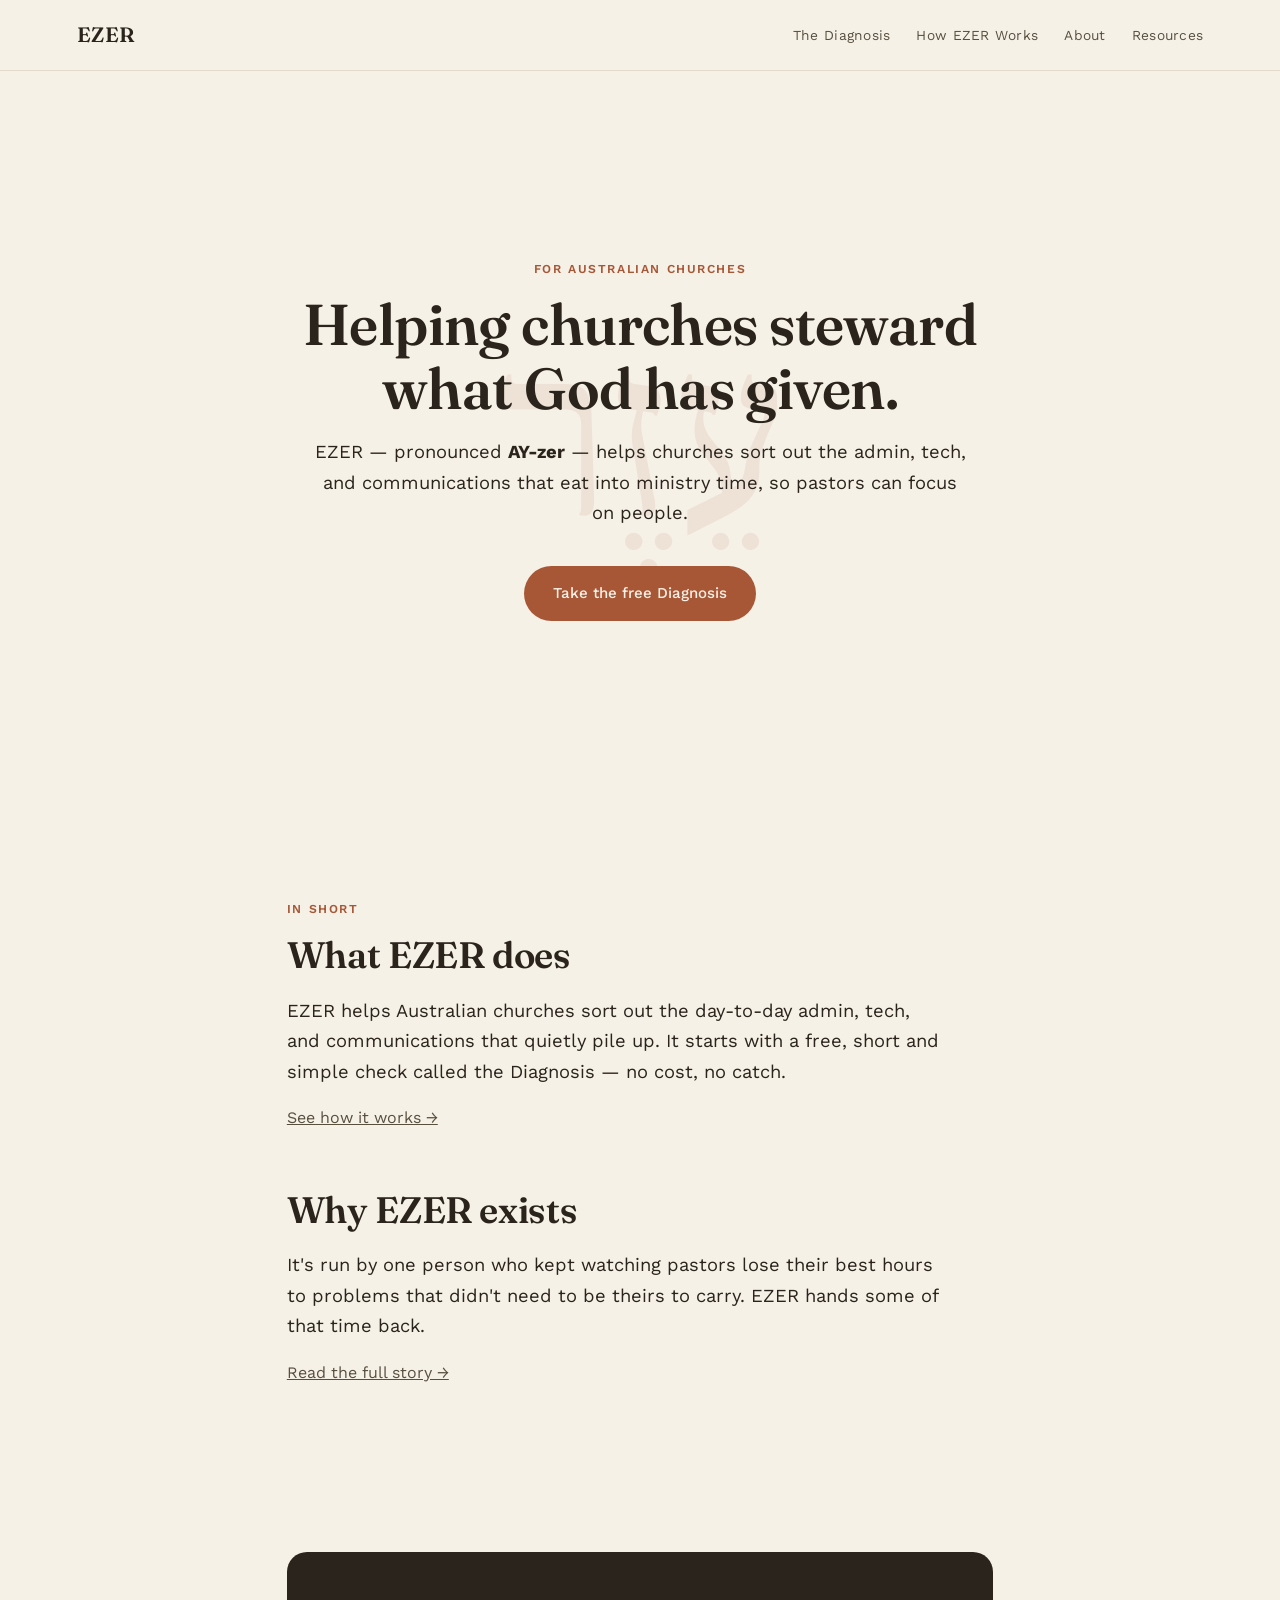
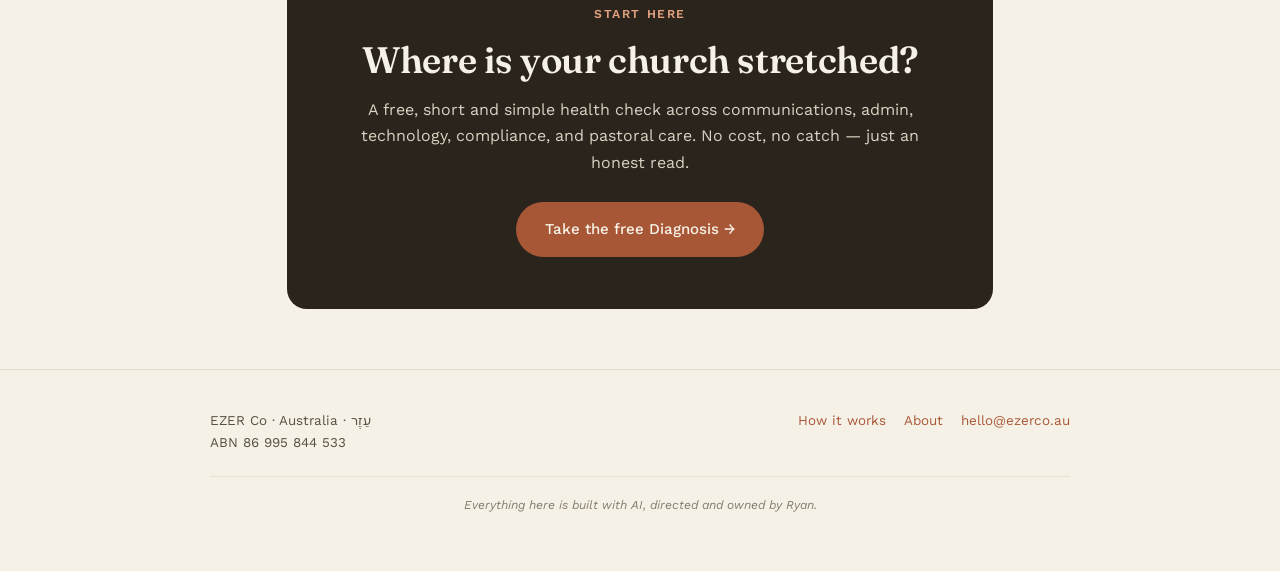
<file: index.html>
<!doctype html>
<html lang="en-AU">
<head>
<meta charset="UTF-8" />
<meta name="viewport" content="width=device-width, initial-scale=1.0" />
<title>EZER — Helping Australian churches steward what God has given</title>
<meta name="description" content="EZER helps Australian churches simplify their admin, communications, and technology — so pastors can focus on people, not problems. Start with a free Diagnosis." />
<link rel="canonical" href="https://ezerco.au/" />
<meta property="og:title" content="EZER — Helping Australian churches steward what God has given" />
<meta property="og:description" content="Simplify church admin, comms, and technology so pastors can focus on people. Start with a free Diagnosis." />
<meta property="og:type" content="website" />
<meta property="og:url" content="https://ezerco.au/" />
<link rel="preconnect" href="https://fonts.googleapis.com">
<link rel="preconnect" href="https://fonts.gstatic.com" crossorigin>
<link href="https://fonts.googleapis.com/css2?family=Fraunces:opsz,wght@9..144,400;9..144,500;9..144,600&family=Frank+Ruhl+Libre:wght@400;500;700&family=Work+Sans:wght@400;500;600&display=swap" rel="stylesheet">
<link rel="stylesheet" href="styles.css">
<script type="application/ld+json">
{
  "@context":"https://schema.org",
  "@type":"Organization",
  "name":"EZER",
  "legalName":"EZER Co",
  "url":"https://ezerco.au/",
  "email":"hello@ezerco.au",
  "description":"EZER helps Australian churches simplify their admin, communications, and technology so pastors can focus on people, not problems.",
  "areaServed":{"@type":"Country","name":"Australia"},
  "knowsAbout":["church administration","church technology","church communications","volunteer management","nonprofit compliance"]
}
</script>
</head>
<body>

<header class="nav">
  <a href="index.html" class="nav-mark">EZER</a>
  <nav aria-label="Primary">
    <ul class="nav-links">
      <li><a href="diagnosis.html">The Diagnosis</a></li>
      <li><a href="how-it-works.html">How EZER Works</a></li>
      <li><a href="about.html">About</a></li>
      <li><a href="resources.html">Resources</a></li>
    </ul>
  </nav>
</header>

<main>
  <section class="hero">
    <div class="hero-hebrew" aria-hidden="true">עֵזֶר</div>
    <div class="hero-content">
      <span class="eyebrow">For Australian churches</span>
      <h1>Helping churches steward<br>what God has given.</h1>
      <p class="lead">EZER — pronounced <strong>AY-zer</strong> — helps churches sort out the admin, tech, and communications that eat into ministry time, so pastors can focus on people.</p>
      <div class="hero-cta">
        <a href="diagnosis.html" class="btn btn-solid">Take the free Diagnosis</a>
      </div>
    </div>
  </section>

  <section class="block">
    <div class="wrap">
      <span class="eyebrow">In short</span>
      <h2>What EZER does</h2>
      <p class="lead">EZER helps Australian churches sort out the day-to-day admin, tech, and communications that quietly pile up. It starts with a free, short and simple check called the Diagnosis — no cost, no catch.</p>
      <p><a href="how-it-works.html">See how it works →</a></p>

      <h2 style="margin-top:56px;">Why EZER exists</h2>
      <p class="lead">It's run by one person who kept watching pastors lose their best hours to problems that didn't need to be theirs to carry. EZER hands some of that time back.</p>
      <p><a href="about.html">Read the full story →</a></p>
    </div>
  </section>

  <section class="block-tight">
    <div class="wrap">
      <div class="cta-band">
        <span class="eyebrow" style="color:#E2A17E;">Start here</span>
        <h2>Where is your church stretched?</h2>
        <p>A free, short and simple health check across communications, admin, technology, compliance, and pastoral care. No cost, no catch — just an honest read.</p>
        <a href="diagnosis.html" class="btn btn-solid">Take the free Diagnosis →</a>
      </div>
    </div>
  </section>
</main>

<footer class="footer">
  <div class="footer-inner">
    <div>
      EZER Co · Australia · עֵזֶר<br>
      ABN 86 995 844 533
    </div>
    <ul class="footer-links">
      <li><a href="how-it-works.html">How it works</a></li>
      <li><a href="about.html">About</a></li>
      <li><a href="mailto:hello@ezerco.au">hello@ezerco.au</a></li>
    </ul>
  </div>
  <div class="footer-ai">Everything here is built with AI, directed and owned by Ryan.</div>
</footer>

<script src="main.js"></script>
</body>
</html>
</file>
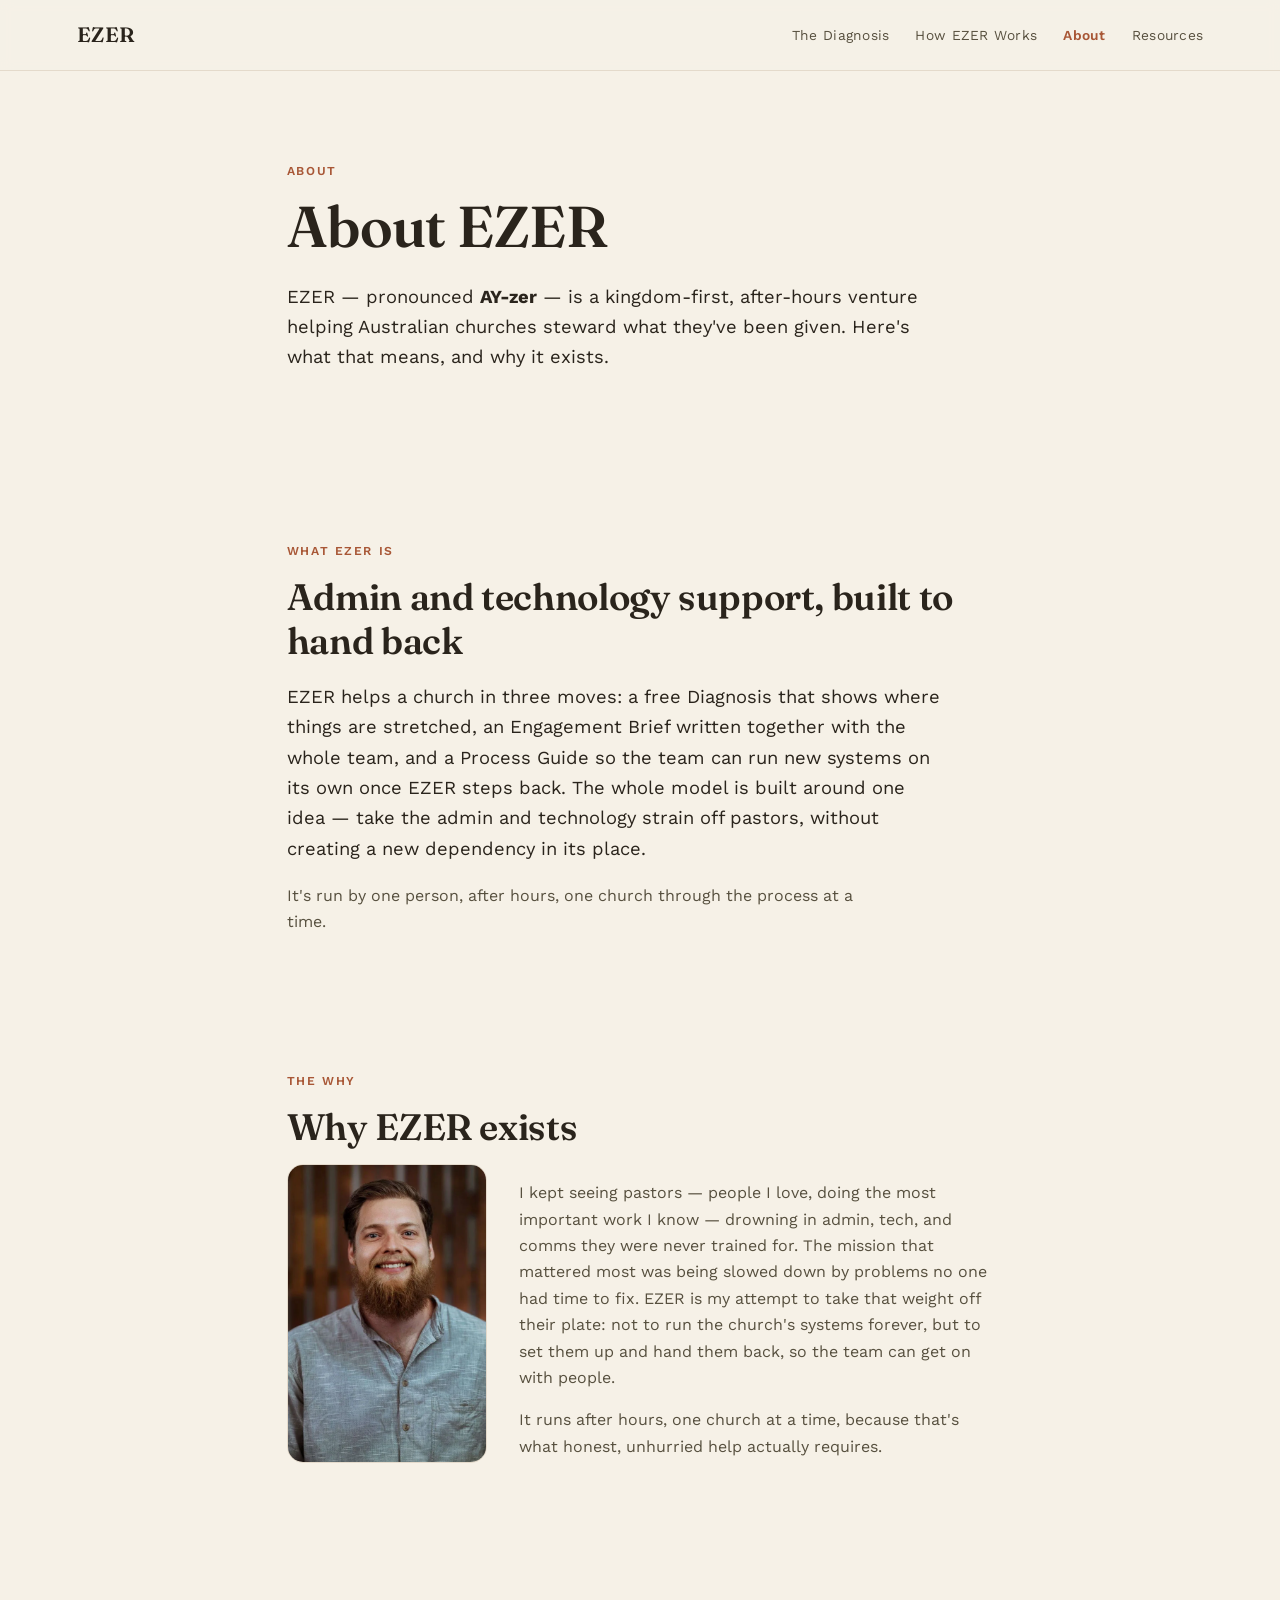
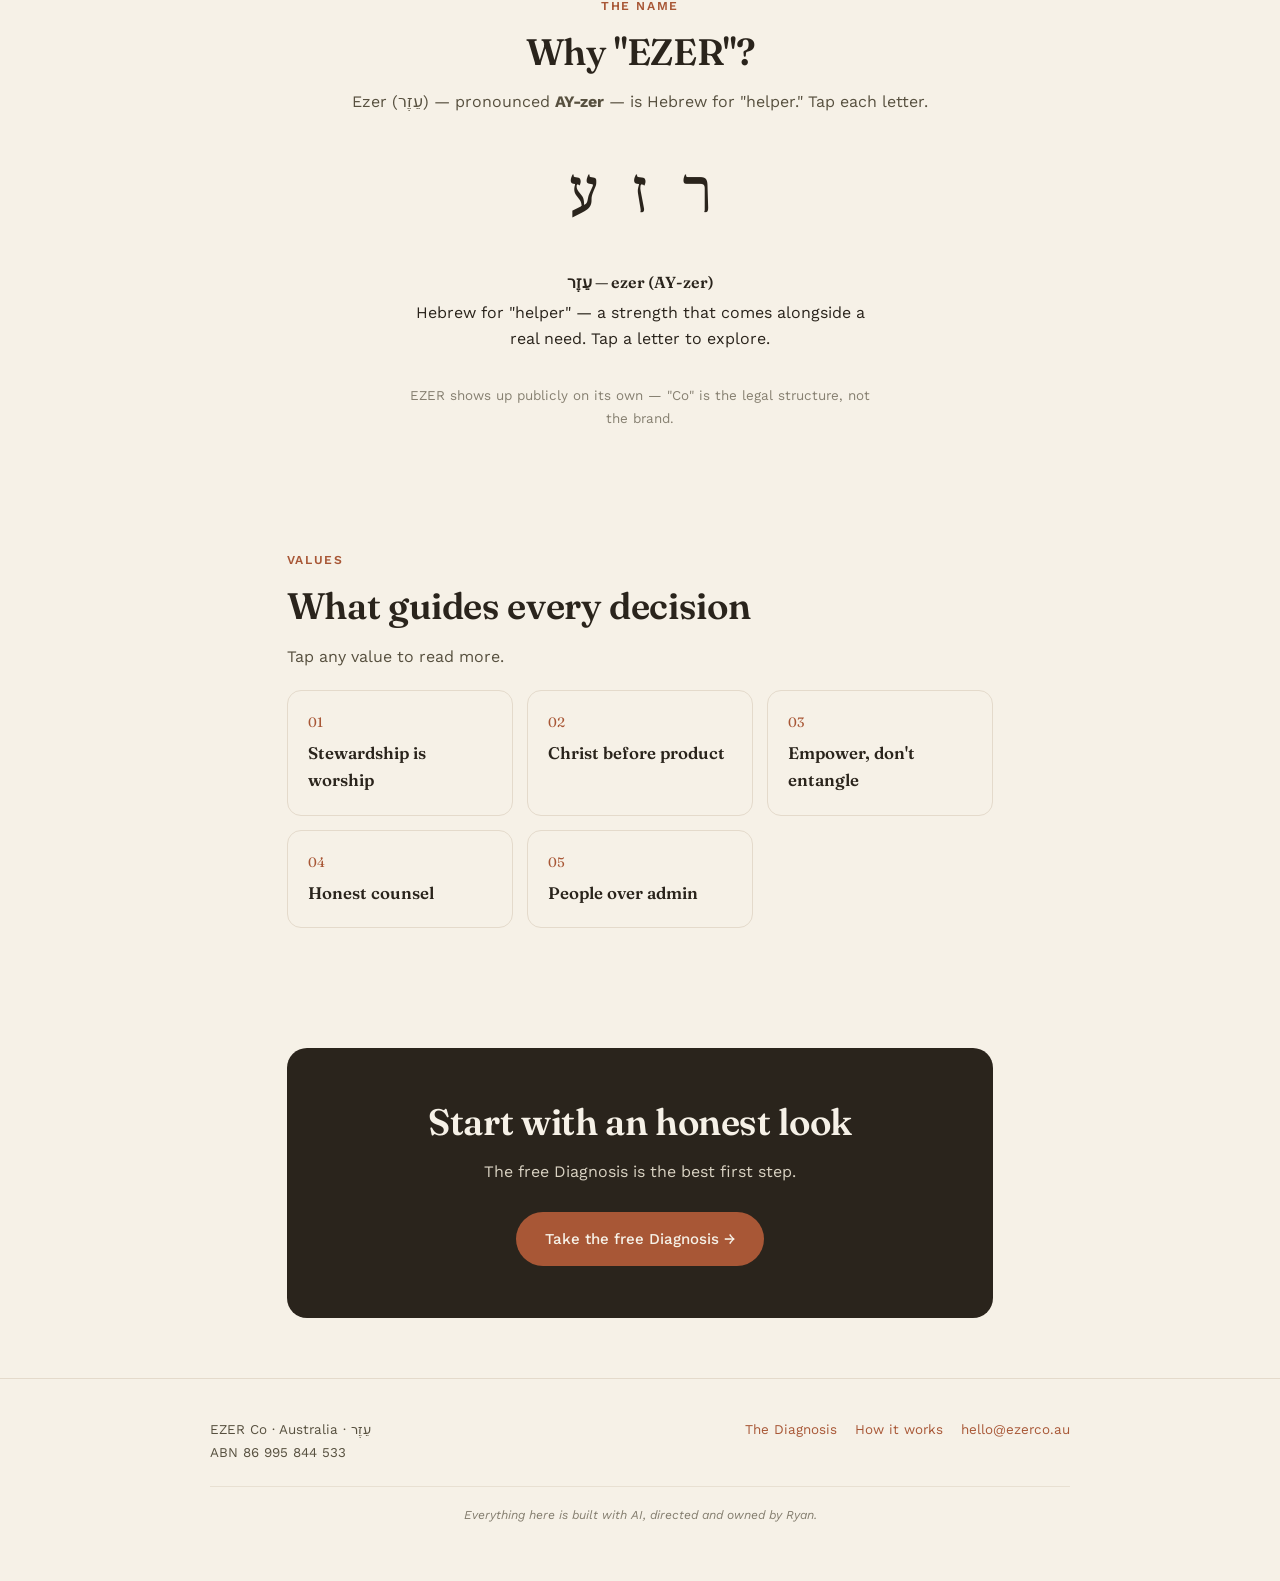
<file: about.html>
<!doctype html>
<html lang="en-AU">
<head>
<meta charset="UTF-8" />
<meta name="viewport" content="width=device-width, initial-scale=1.0" />
<title>About EZER — the name, the why, the values | EZER</title>
<meta name="description" content="EZER is a kingdom-first, after-hours venture helping Australian churches with admin and technology. The name means 'helper' in Hebrew. Meet the person behind it and the values that guide every decision." />
<link rel="canonical" href="https://ezerco.au/about.html" />
<meta property="og:title" content="About EZER" />
<meta property="og:description" content="The name means 'helper' in Hebrew. Meet the person behind EZER and the values that guide it." />
<meta property="og:type" content="website" />
<meta property="og:url" content="https://ezerco.au/about.html" />
<link rel="preconnect" href="https://fonts.googleapis.com">
<link rel="preconnect" href="https://fonts.gstatic.com" crossorigin>
<link href="https://fonts.googleapis.com/css2?family=Fraunces:opsz,wght@9..144,400;9..144,500;9..144,600&family=Frank+Ruhl+Libre:wght@400;500;700&family=Work+Sans:wght@400;500;600&display=swap" rel="stylesheet">
<link rel="stylesheet" href="styles.css">
<script type="application/ld+json">
{
  "@context":"https://schema.org",
  "@type":"AboutPage",
  "name":"About EZER",
  "url":"https://ezerco.au/about.html",
  "about":{
    "@type":"Organization",
    "name":"EZER",
    "legalName":"EZER Co",
    "url":"https://ezerco.au/",
    "email":"hello@ezerco.au",
    "slogan":"Helping churches steward what God has given — so pastors can focus on people, not problems.",
    "areaServed":{"@type":"Country","name":"Australia"}
  }
}
</script>
</head>
<body>

<header class="nav">
  <a href="index.html" class="nav-mark">EZER</a>
  <nav aria-label="Primary">
    <ul class="nav-links">
      <li><a href="diagnosis.html">The Diagnosis</a></li>
      <li><a href="how-it-works.html">How EZER Works</a></li>
      <li><a href="about.html" aria-current="page">About</a></li>
      <li><a href="resources.html">Resources</a></li>
    </ul>
  </nav>
</header>

<main>
  <section class="block">
    <div class="wrap">
      <span class="eyebrow">About</span>
      <h1>About EZER</h1>
      <p class="lead">EZER — pronounced <strong>AY-zer</strong> — is a kingdom-first, after-hours venture helping Australian churches steward what they've been given. Here's what that means, and why it exists.</p>
    </div>
  </section>

  <!-- WHAT -->
  <section class="block-tight">
    <div class="wrap">
      <span class="eyebrow">What EZER Is</span>
      <h2>Admin and technology support, built to hand back</h2>
      <p class="lead">EZER helps a church in three moves: a free Diagnosis that shows where things are stretched, an Engagement Brief written together with the whole team, and a Process Guide so the team can run new systems on its own once EZER steps back. The whole model is built around one idea — take the admin and technology strain off pastors, without creating a new dependency in its place.</p>
      <p>It's run by one person, after hours, one church through the process at a time.</p>
    </div>
  </section>

  <!-- THE WHY -->
  <section class="block-tight">
    <div class="wrap">
      <span class="eyebrow">The Why</span>
      <h2>Why EZER exists</h2>
      <div class="why-layout">
        <img src="ryan.webp" alt="Ryan, founder of EZER" class="portrait" width="200" height="300" />
        <div>
          <p>I kept seeing pastors — people I love, doing the most important work I know — drowning in admin, tech, and comms they were never trained for. The mission that mattered most was being slowed down by problems no one had time to fix. EZER is my attempt to take that weight off their plate: not to run the church's systems forever, but to set them up and hand them back, so the team can get on with people.</p>
          <p>It runs after hours, one church at a time, because that's what honest, unhurried help actually requires.</p>
        </div>
      </div>
    </div>
  </section>

  <!-- THE NAME -->
  <section class="block-tight">
    <div class="wrap" style="text-align:center;">
      <span class="eyebrow">The Name</span>
      <h2>Why "EZER"?</h2>
      <p style="margin:0 auto;">Ezer (עֵזֶר) — pronounced <strong>AY-zer</strong> — is Hebrew for "helper." Tap each letter.</p>
      <div class="name-letters" role="group" aria-label="The Hebrew word ezer, letter by letter">
        <button class="letter" data-letter="resh" aria-label="Resh">ר</button>
        <button class="letter" data-letter="zayin" aria-label="Zayin">ז</button>
        <button class="letter" data-letter="ayin" aria-label="Ayin">ע</button>
      </div>
      <div class="letter-detail" id="letterDetail">
        <span class="term">עֵזֶר — ezer (AY-zer)</span>
        Hebrew for "helper" — a strength that comes alongside a real need. Tap a letter to explore.
      </div>
      <p style="margin:20px auto 0; font-size:.84rem; opacity:.7;">EZER shows up publicly on its own — "Co" is the legal structure, not the brand.</p>
    </div>
  </section>

  <!-- VALUES -->
  <section class="block-tight">
    <div class="wrap">
      <span class="eyebrow">Values</span>
      <h2>What guides every decision</h2>
      <p>Tap any value to read more.</p>
      <div class="values-grid" style="margin-top:20px;">
        <div class="value-card" tabindex="0" role="button" aria-label="Stewardship is worship">
          <span class="value-num">01</span>
          <div class="value-title">Stewardship is worship</div>
          <div class="value-body">Recommend the cheapest effective option — never the flashiest.</div>
        </div>
        <div class="value-card" tabindex="0" role="button" aria-label="Christ before product">
          <span class="value-num">02</span>
          <div class="value-title">Christ before product</div>
          <div class="value-body">Willing to say "you don't need this," even when it costs a sale.</div>
        </div>
        <div class="value-card" tabindex="0" role="button" aria-label="Empower, don't entangle">
          <span class="value-num">03</span>
          <div class="value-title">Empower, don't entangle</div>
          <div class="value-body">Every engagement builds the church's own capability — no dependency created.</div>
        </div>
        <div class="value-card" tabindex="0" role="button" aria-label="Honest counsel">
          <span class="value-num">04</span>
          <div class="value-title">Honest counsel</div>
          <div class="value-body">Straight advice, even when it's not the easiest thing to hear.</div>
        </div>
        <div class="value-card" tabindex="0" role="button" aria-label="People over admin">
          <span class="value-num">05</span>
          <div class="value-title">People over admin</div>
          <div class="value-body">Cut admin off pastors' plates — and protect the time of the people helping them too.</div>
        </div>
      </div>
    </div>
  </section>

  <section class="block-tight">
    <div class="wrap">
      <div class="cta-band">
        <h2>Start with an honest look</h2>
        <p>The free Diagnosis is the best first step.</p>
        <a href="diagnosis.html" class="btn btn-solid">Take the free Diagnosis →</a>
      </div>
    </div>
  </section>
</main>

<footer class="footer">
  <div class="footer-inner">
    <div>EZER Co · Australia · עֵזֶר<br>ABN 86 995 844 533</div>
    <ul class="footer-links">
      <li><a href="diagnosis.html">The Diagnosis</a></li>
      <li><a href="how-it-works.html">How it works</a></li>
      <li><a href="mailto:hello@ezerco.au">hello@ezerco.au</a></li>
    </ul>
  </div>
  <div class="footer-ai">Everything here is built with AI, directed and owned by Ryan.</div>
</footer>

<script src="main.js"></script>
</body>
</html>
</file>
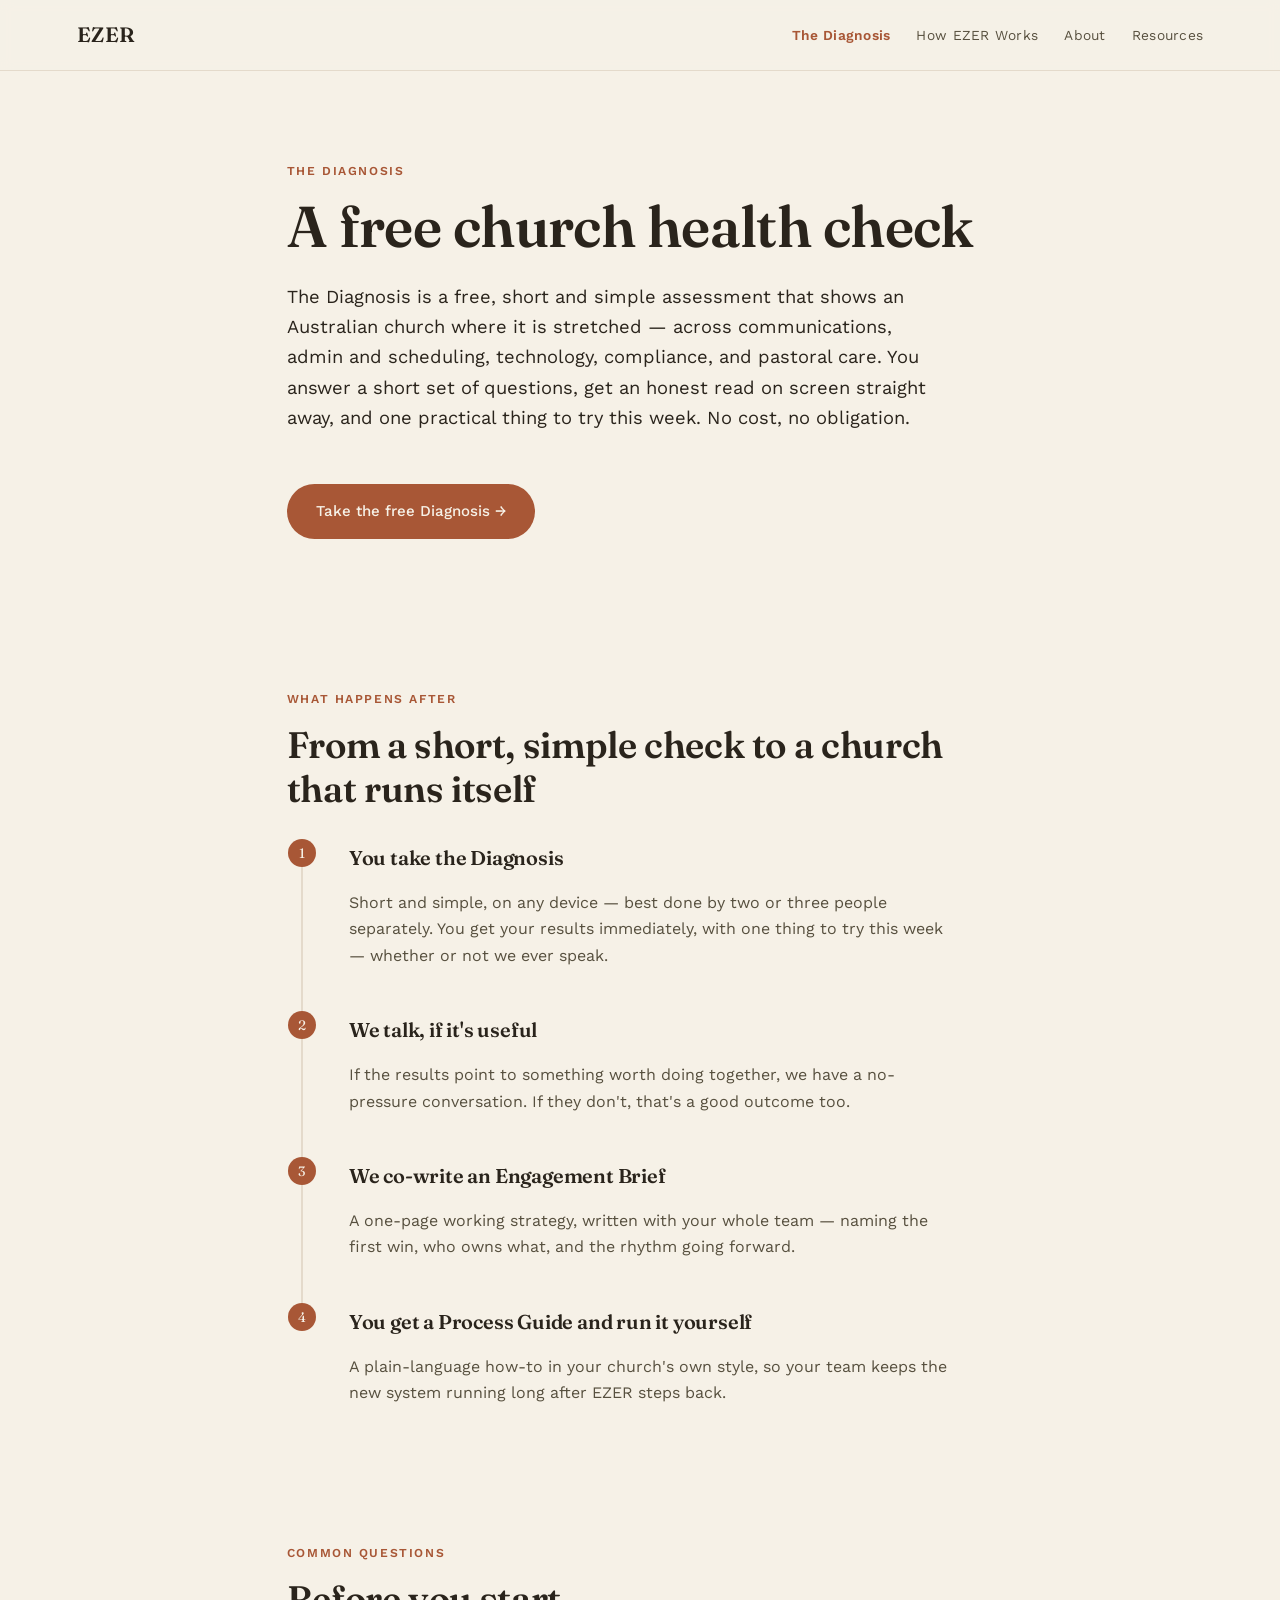
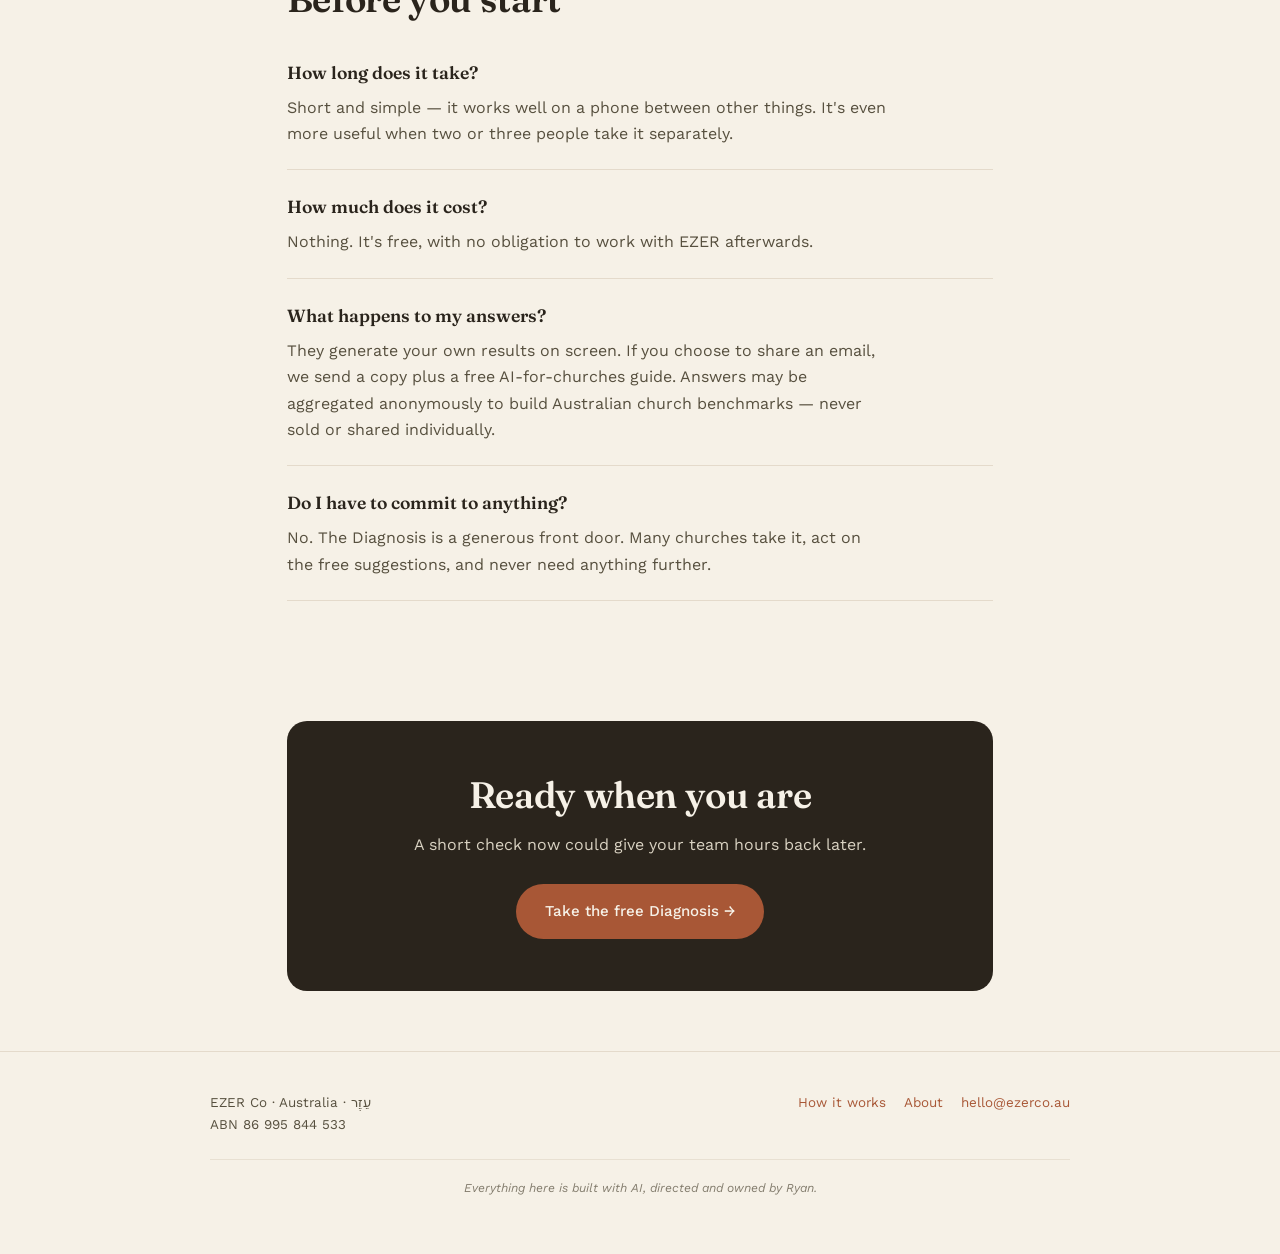
<file: diagnosis.html>
<!doctype html>
<html lang="en-AU">
<head>
<meta charset="UTF-8" />
<meta name="viewport" content="width=device-width, initial-scale=1.0" />
<title>The Diagnosis — a free church health check | EZER</title>
<meta name="description" content="The Diagnosis is a free, short and simple health check for Australian churches — across communications, admin, technology, compliance, and pastoral care. No cost, no obligation." />
<link rel="canonical" href="https://ezerco.au/diagnosis.html" />
<meta property="og:title" content="The Diagnosis — a free church health check | EZER" />
<meta property="og:description" content="A free, short and simple health check across the five areas that quietly drain church time." />
<meta property="og:type" content="website" />
<meta property="og:url" content="https://ezerco.au/diagnosis.html" />
<link rel="preconnect" href="https://fonts.googleapis.com">
<link rel="preconnect" href="https://fonts.gstatic.com" crossorigin>
<link href="https://fonts.googleapis.com/css2?family=Fraunces:opsz,wght@9..144,400;9..144,500;9..144,600&family=Frank+Ruhl+Libre:wght@400;500;700&family=Work+Sans:wght@400;500;600&display=swap" rel="stylesheet">
<link rel="stylesheet" href="styles.css">
<script type="application/ld+json">
{
  "@context":"https://schema.org",
  "@type":"FAQPage",
  "mainEntity":[
    {"@type":"Question","name":"How long does the Diagnosis take?","acceptedAnswer":{"@type":"Answer","text":"Short and simple — it works well on a phone between other things. Best done by two or three people separately."}},
    {"@type":"Question","name":"How much does the Diagnosis cost?","acceptedAnswer":{"@type":"Answer","text":"Nothing. It is free, with no obligation to work with EZER afterwards."}},
    {"@type":"Question","name":"What happens to my answers?","acceptedAnswer":{"@type":"Answer","text":"Your answers generate your own results on screen. If you choose to share an email, EZER sends a copy plus a free AI-for-churches guide. Answers may be aggregated anonymously to build Australian church benchmarks — never sold or shared individually."}},
    {"@type":"Question","name":"Do I have to commit to anything?","acceptedAnswer":{"@type":"Answer","text":"No. The Diagnosis is a generous front door. Many churches take it, act on the free suggestions, and never need anything further."}}
  ]
}
</script>
</head>
<body>

<header class="nav">
  <a href="index.html" class="nav-mark">EZER</a>
  <nav aria-label="Primary">
    <ul class="nav-links">
      <li><a href="diagnosis.html" aria-current="page">The Diagnosis</a></li>
      <li><a href="how-it-works.html">How EZER Works</a></li>
      <li><a href="about.html">About</a></li>
      <li><a href="resources.html">Resources</a></li>
    </ul>
  </nav>
</header>

<main>
  <section class="block">
    <div class="wrap">
      <span class="eyebrow">The Diagnosis</span>
      <h1>A free church health check</h1>
      <p class="lead">The Diagnosis is a free, short and simple assessment that shows an Australian church where it is stretched — across communications, admin and scheduling, technology, compliance, and pastoral care. You answer a short set of questions, get an honest read on screen straight away, and one practical thing to try this week. No cost, no obligation.</p>
      <div class="hero-cta" style="margin-top:32px;">
        <a href="/diagnosis/" class="btn btn-solid">Take the free Diagnosis →</a>
      </div>
    </div>
  </section>

  <section class="block-tight">
    <div class="wrap">
      <span class="eyebrow">What happens after</span>
      <h2>From a short, simple check to a church that runs itself</h2>
      <ol class="steps">
        <li>
          <h3>You take the Diagnosis</h3>
          <p>Short and simple, on any device — best done by two or three people separately. You get your results immediately, with one thing to try this week — whether or not we ever speak.</p>
        </li>
        <li>
          <h3>We talk, if it's useful</h3>
          <p>If the results point to something worth doing together, we have a no-pressure conversation. If they don't, that's a good outcome too.</p>
        </li>
        <li>
          <h3>We co-write an Engagement Brief</h3>
          <p>A one-page working strategy, written with your whole team — naming the first win, who owns what, and the rhythm going forward.</p>
        </li>
        <li>
          <h3>You get a Process Guide and run it yourself</h3>
          <p>A plain-language how-to in your church's own style, so your team keeps the new system running long after EZER steps back.</p>
        </li>
      </ol>
    </div>
  </section>

  <section class="block-tight">
    <div class="wrap">
      <span class="eyebrow">Common questions</span>
      <h2>Before you start</h2>
      <div class="faq-item">
        <p class="faq-q">How long does it take?</p>
        <p class="faq-a">Short and simple — it works well on a phone between other things. It's even more useful when two or three people take it separately.</p>
      </div>
      <div class="faq-item">
        <p class="faq-q">How much does it cost?</p>
        <p class="faq-a">Nothing. It's free, with no obligation to work with EZER afterwards.</p>
      </div>
      <div class="faq-item">
        <p class="faq-q">What happens to my answers?</p>
        <p class="faq-a">They generate your own results on screen. If you choose to share an email, we send a copy plus a free AI-for-churches guide. Answers may be aggregated anonymously to build Australian church benchmarks — never sold or shared individually.</p>
      </div>
      <div class="faq-item">
        <p class="faq-q">Do I have to commit to anything?</p>
        <p class="faq-a">No. The Diagnosis is a generous front door. Many churches take it, act on the free suggestions, and never need anything further.</p>
      </div>
    </div>
  </section>

  <section class="block-tight">
    <div class="wrap">
      <div class="cta-band">
        <h2>Ready when you are</h2>
        <p>A short check now could give your team hours back later.</p>
        <a href="/diagnosis/" class="btn btn-solid">Take the free Diagnosis →</a>
      </div>
    </div>
  </section>
</main>

<footer class="footer">
  <div class="footer-inner">
    <div>EZER Co · Australia · עֵזֶר<br>ABN 86 995 844 533</div>
    <ul class="footer-links">
      <li><a href="how-it-works.html">How it works</a></li>
      <li><a href="about.html">About</a></li>
      <li><a href="mailto:hello@ezerco.au">hello@ezerco.au</a></li>
    </ul>
  </div>
  <div class="footer-ai">Everything here is built with AI, directed and owned by Ryan.</div>
</footer>

<script src="main.js"></script>
</body>
</html>
</file>
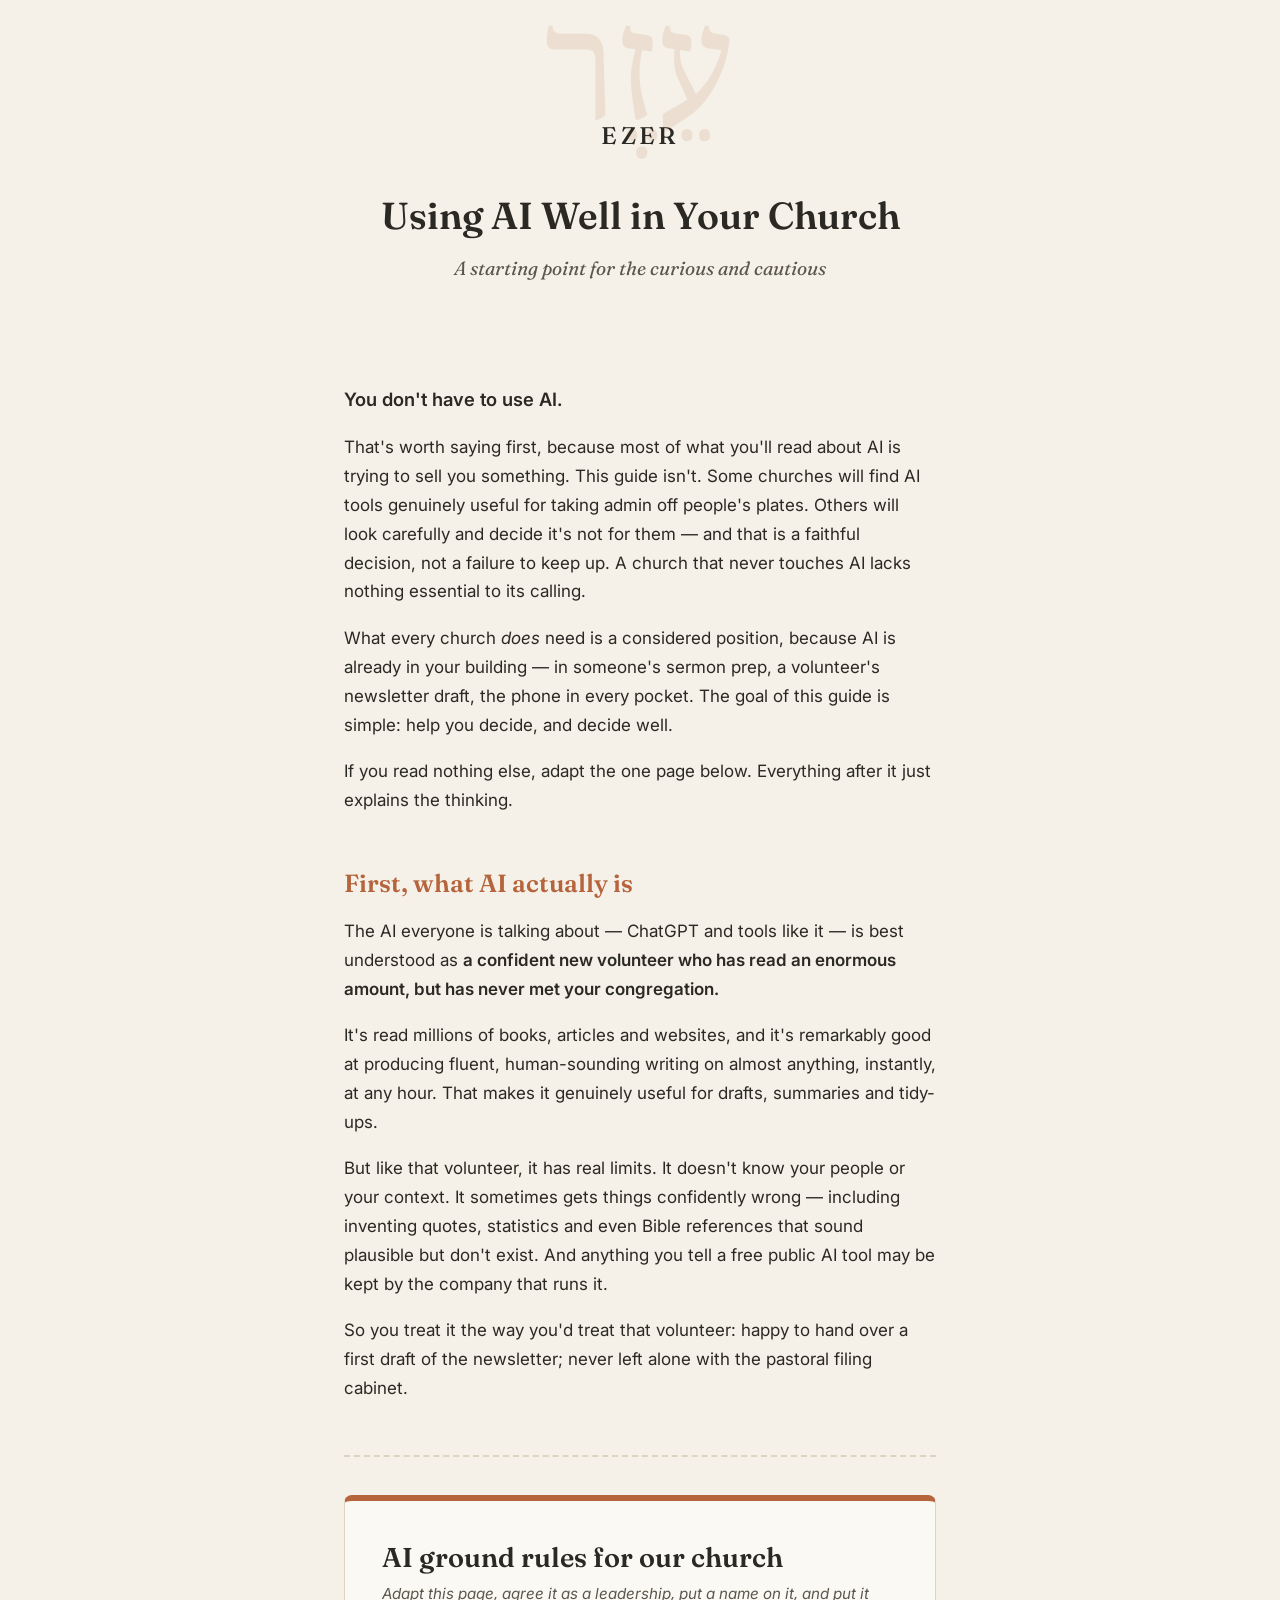
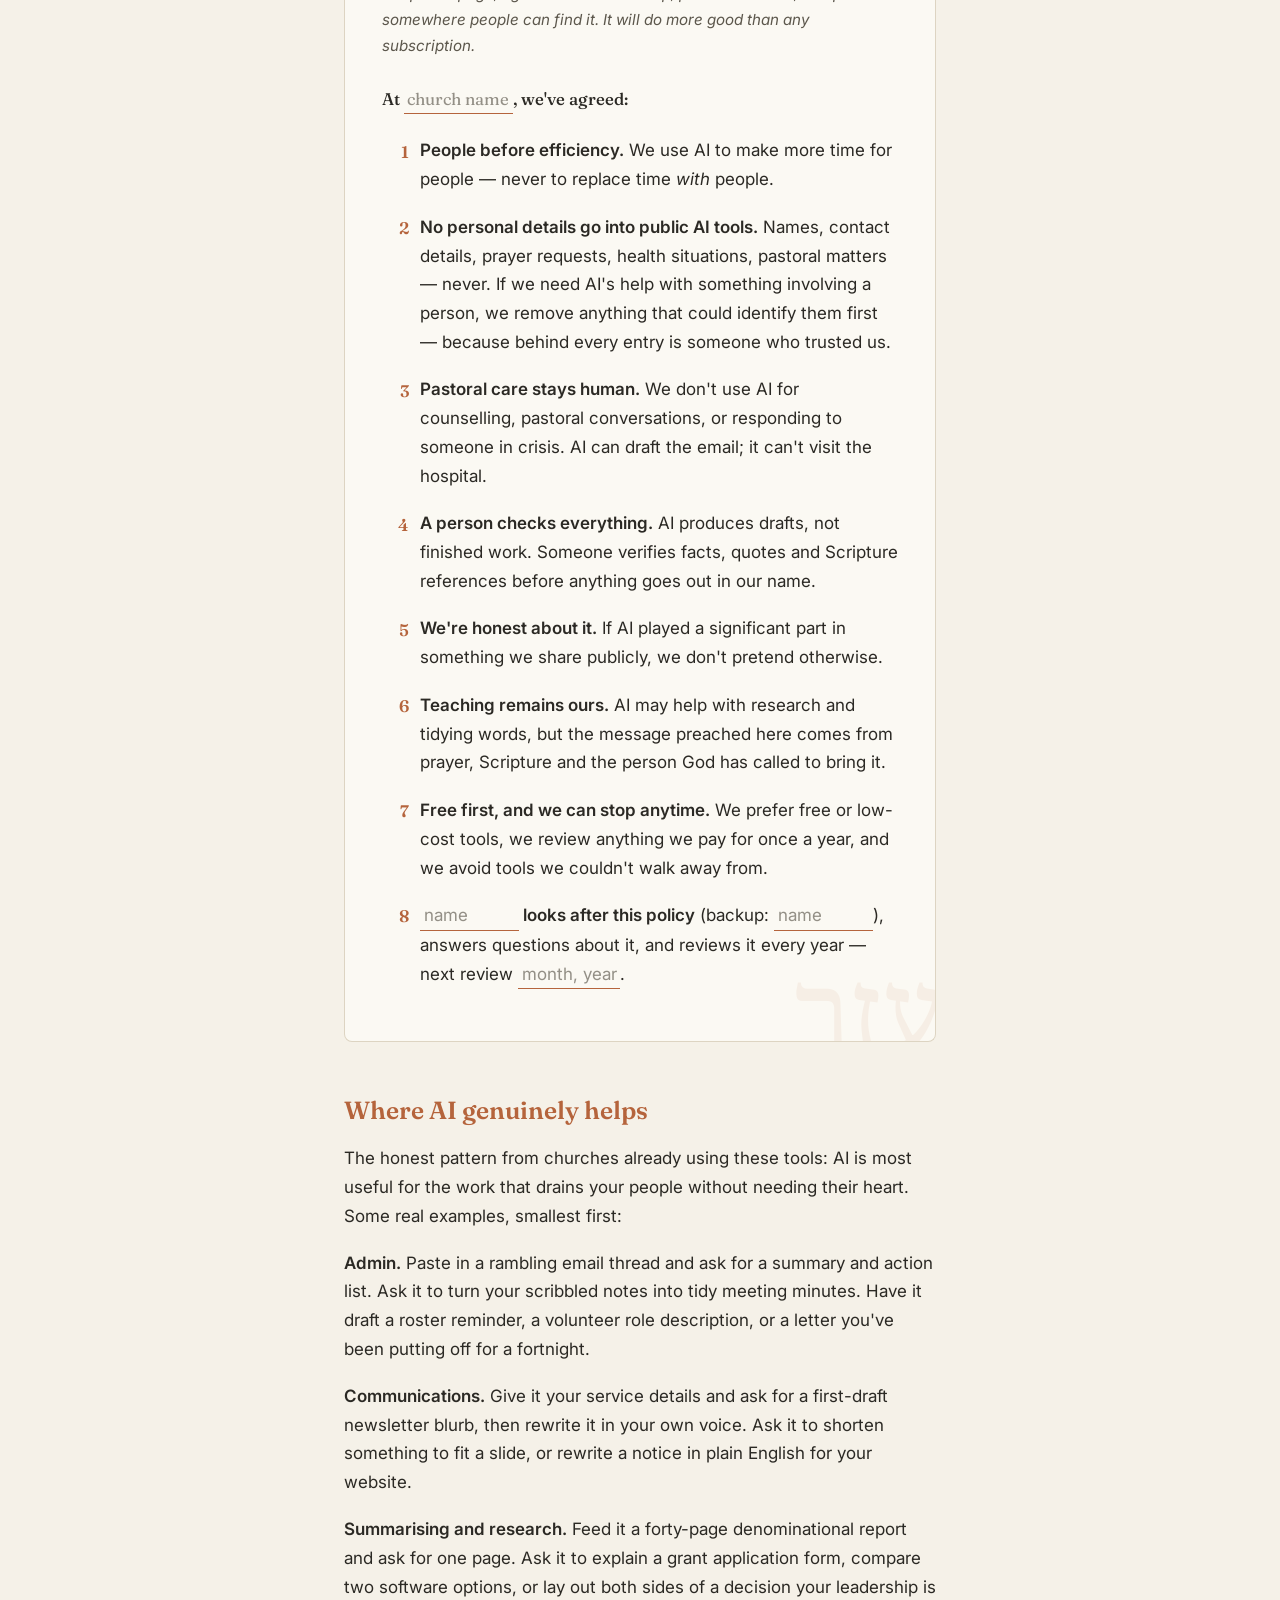
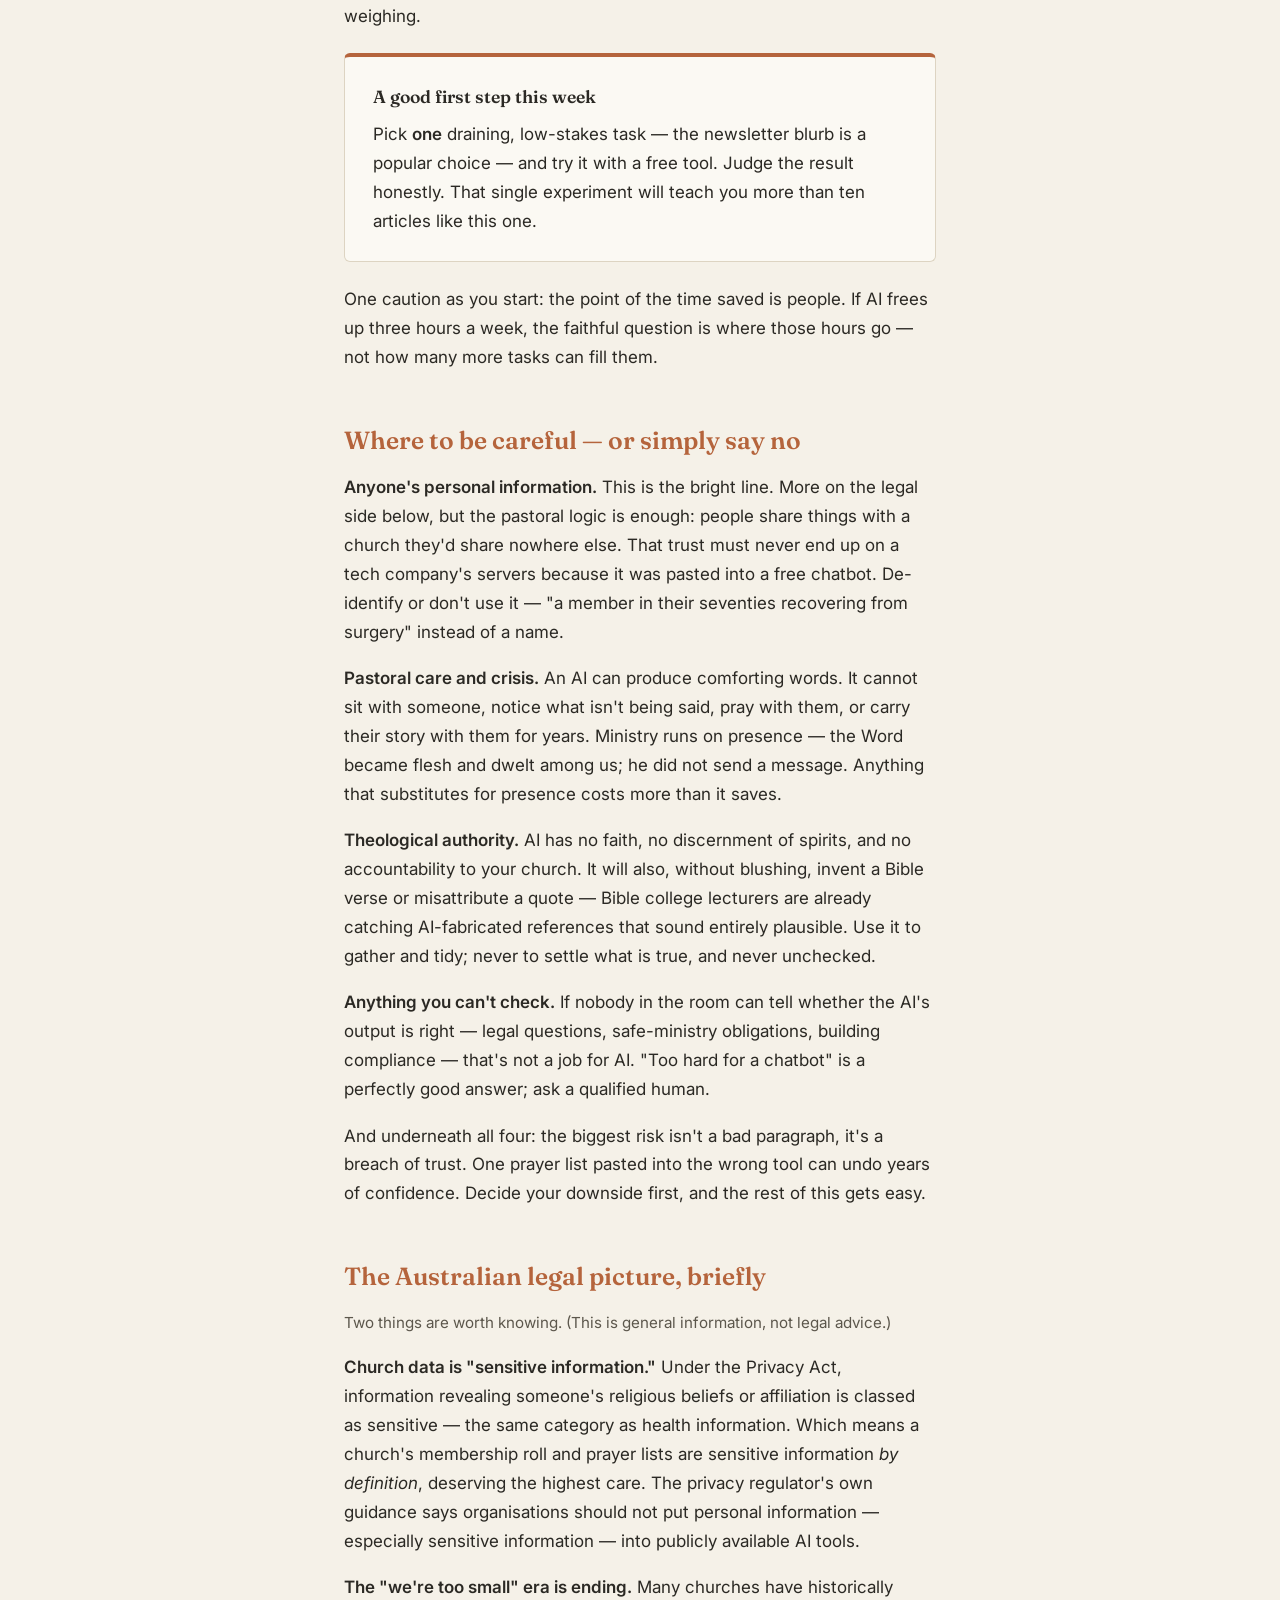
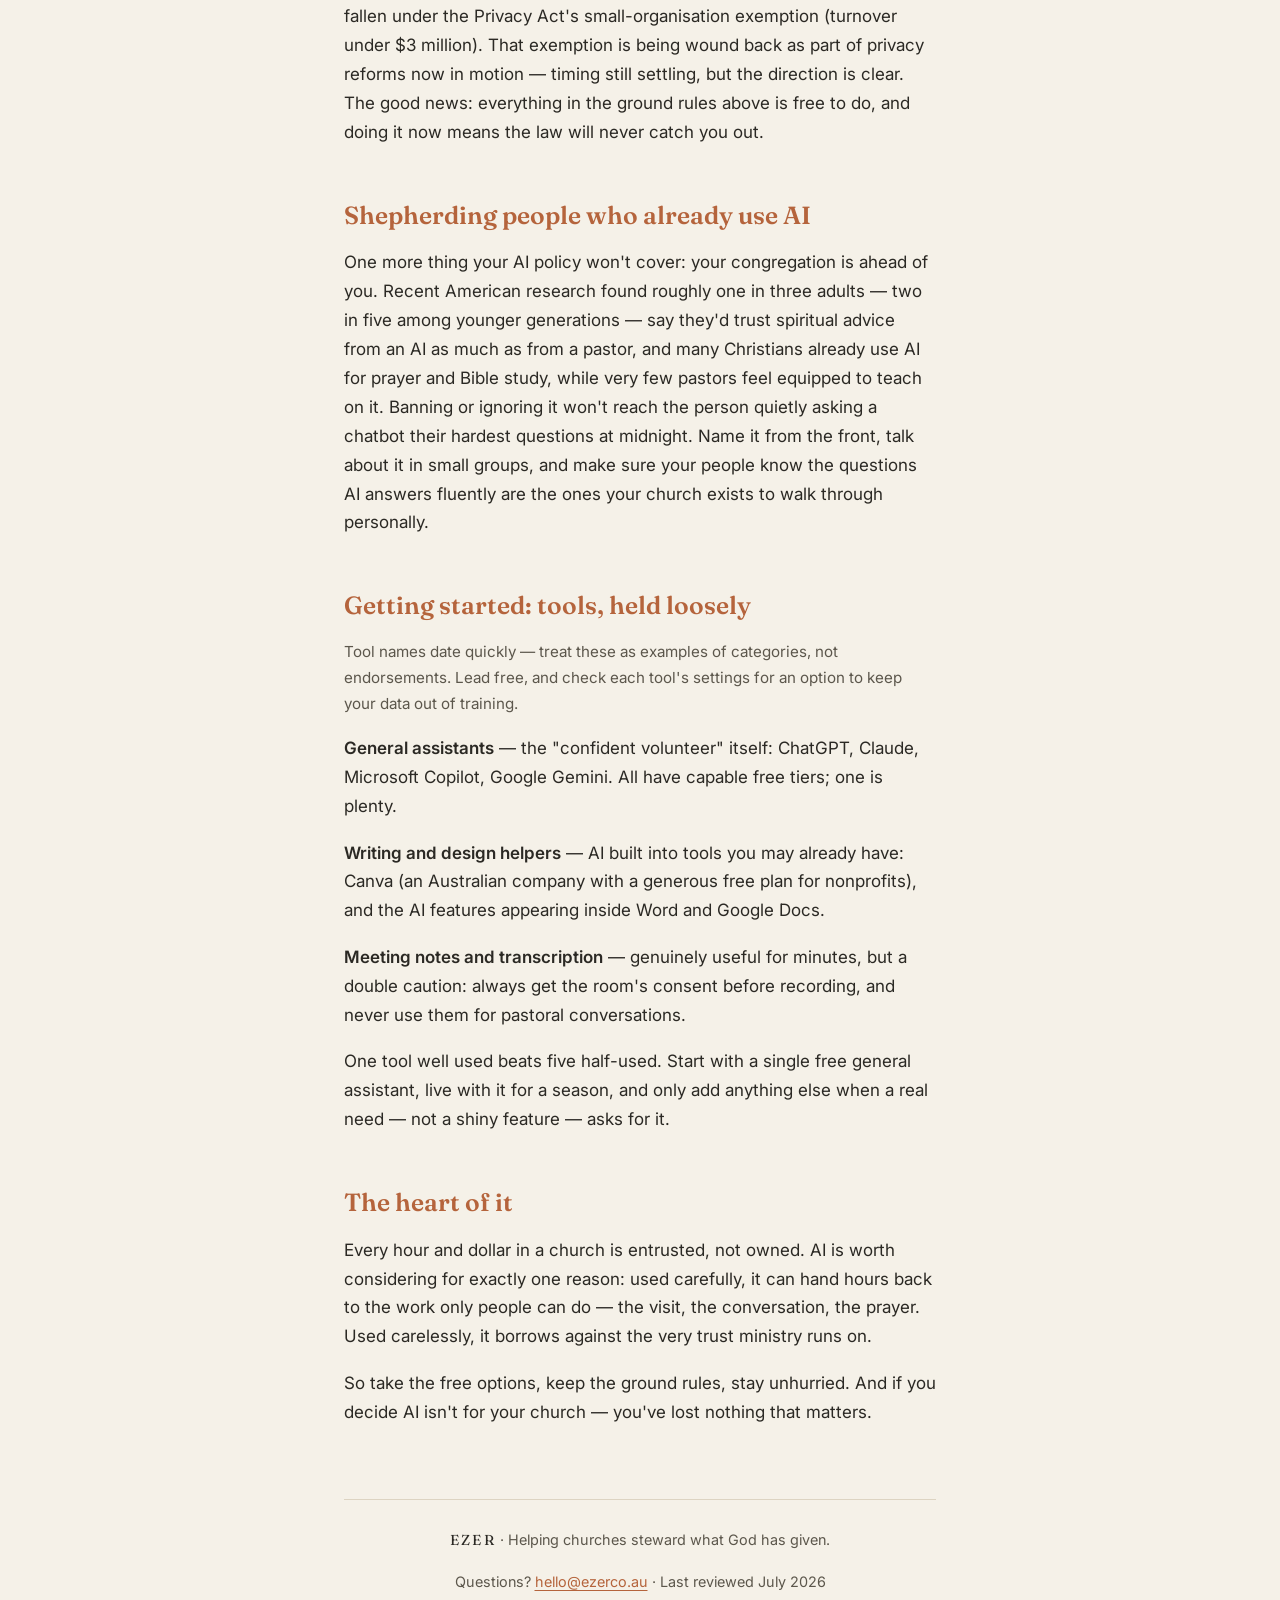
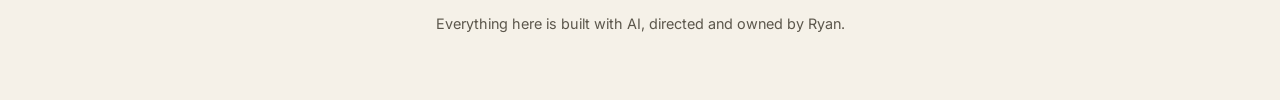
<file: ezer-ai-guide.html>
<!DOCTYPE html>
<html lang="en-AU">
<head>
<meta charset="UTF-8">
<meta name="viewport" content="width=device-width, initial-scale=1.0">
<title>Using AI Well in Your Church — EZER</title>
<link rel="preconnect" href="https://fonts.googleapis.com">
<link rel="preconnect" href="https://fonts.gstatic.com" crossorigin>
<link href="https://fonts.googleapis.com/css2?family=Fraunces:opsz,wght@9..144,400;9..144,500;9..144,600&family=Inter:wght@400;500;600&family=Noto+Serif+Hebrew:wght@400&display=swap" rel="stylesheet">
<style>
  :root{
    --cream:#F5F1E8;
    --white-warm:#FBF9F3;
    --ink:#2B2924;
    --ink-soft:#5C574C;
    --clay:#B5643C;
    --line:#DDD4C2;
  }
  *{margin:0;padding:0;box-sizing:border-box;}
  html{scroll-behavior:smooth;}
  @media (prefers-reduced-motion: reduce){ html{scroll-behavior:auto;} }
  body{
    background:var(--cream);
    color:var(--ink);
    font-family:'Inter',sans-serif;
    font-size:1.0625rem;
    line-height:1.7;
    -webkit-font-smoothing:antialiased;
  }
  .page{max-width:640px;margin:0 auto;padding:0 1.5rem 4rem;}

  /* ---------- header ---------- */
  header{position:relative;text-align:center;padding:4.5rem 0 3rem;overflow:hidden;}
  .hebrew-ghost{
    position:absolute;top:0.25rem;left:50%;transform:translateX(-50%);
    font-family:'Noto Serif Hebrew',serif;
    font-size:9rem;line-height:1;
    color:var(--clay);opacity:0.13;
    user-select:none;pointer-events:none;
  }
  .wordmark{
    position:relative;
    font-family:'Fraunces',serif;
    font-weight:500;font-size:1.5rem;
    letter-spacing:0.14em;
    padding-top:2.75rem;
  }
  h1{
    position:relative;
    font-family:'Fraunces',serif;
    font-weight:600;font-size:2.35rem;line-height:1.2;
    margin-top:2.25rem;
    color:var(--ink);
  }
  .subtitle{
    position:relative;
    font-family:'Fraunces',serif;font-weight:400;font-style:italic;
    font-size:1.2rem;color:var(--ink-soft);
    margin-top:0.85rem;
  }

  /* ---------- prose ---------- */
  section{margin-top:3.25rem;}
  h2{
    font-family:'Fraunces',serif;font-weight:600;
    font-size:1.55rem;line-height:1.3;
    color:var(--clay);
    margin-bottom:1.1rem;
  }
  p{margin-bottom:1.1rem;}
  p:last-child{margin-bottom:0;}
  strong{font-weight:600;color:var(--ink);}
  em{font-style:italic;}
  a{color:var(--clay);text-decoration:underline;text-underline-offset:3px;}
  .lede{font-size:1.15rem;}
  .aside{color:var(--ink-soft);font-size:0.95rem;}

  .card{
    background:var(--white-warm);
    border:1px solid var(--line);
    border-top:4px solid var(--clay);
    border-radius:6px;
    padding:1.6rem 1.75rem;
    margin:1.4rem 0;
  }
  .card h3{
    font-family:'Fraunces',serif;font-weight:600;font-size:1.1rem;
    margin-bottom:0.5rem;
  }

  /* ---------- ground rules tear-out ---------- */
  .tearline{
    border:none;
    border-top:2px dashed var(--line);
    margin:3.25rem 0 0;
    position:relative;
  }
  .tearline::after{
    content:"✂ adapt this page and make it yours";
    position:absolute;top:-0.85em;left:50%;transform:translateX(-50%);
    background:var(--cream);
    padding:0 0.75em;
    font-size:0.8rem;letter-spacing:0.06em;text-transform:uppercase;
    color:var(--ink-soft);white-space:nowrap;
  }
  .ground-rules{
    background:var(--white-warm);
    border:1px solid var(--line);
    border-top:6px solid var(--clay);
    border-radius:8px;
    padding:2.4rem 2.3rem 2.1rem;
    margin-top:2.4rem;
    position:relative;overflow:hidden;
  }
  .ground-rules .hebrew-corner{
    position:absolute;right:-0.5rem;bottom:-2.2rem;
    font-family:'Noto Serif Hebrew',serif;
    font-size:7rem;line-height:1;color:var(--clay);opacity:0.07;
    user-select:none;pointer-events:none;
  }
  .ground-rules h2{
    color:var(--ink);
    font-size:1.7rem;
    margin-bottom:0.4rem;
  }
  .ground-rules .gr-intro{
    font-size:0.95rem;color:var(--ink-soft);font-style:italic;
    margin-bottom:1.6rem;
  }
  .ground-rules ol{
    list-style:none;counter-reset:rule;
  }
  .ground-rules li{
    counter-increment:rule;
    position:relative;
    padding-left:2.4rem;
    margin-bottom:1.15rem;
  }
  .ground-rules li::before{
    content:counter(rule);
    position:absolute;left:0;top:0.1em;
    font-family:'Fraunces',serif;font-weight:600;
    font-size:1.05rem;color:var(--clay);
    width:1.7rem;text-align:right;
  }
  .ground-rules li strong{display:inline;}
  .blank{
    display:inline-block;min-width:9ch;
    border-bottom:1.5px solid var(--clay);
    padding:0 0.2em;
    color:var(--clay);font-weight:500;
    outline:none;
  }
  .blank:empty::before{content:attr(data-hint);color:var(--ink-soft);opacity:0.65;font-weight:400;}
  .gr-agreed{
    font-family:'Fraunces',serif;font-size:1.05rem;font-weight:500;
    margin-bottom:1.4rem;
  }

  /* ---------- footer ---------- */
  footer{
    margin-top:4.5rem;
    padding-top:1.75rem;
    border-top:1px solid var(--line);
    text-align:center;
    font-size:0.9rem;color:var(--ink-soft);
  }
  footer .fmark{font-family:'Fraunces',serif;letter-spacing:0.14em;color:var(--ink);}

  /* ---------- print ---------- */
  @media print{
    body{background:#fff;font-size:10.5pt;line-height:1.55;}
    .page{max-width:100%;padding:0;}
    header{padding:1.5rem 0 1rem;}
    .hebrew-ghost{font-size:6rem;}
    h1{font-size:20pt;margin-top:1.2rem;}
    section{margin-top:1.6rem;}
    h2{font-size:14pt;}
    .card,.ground-rules{border-radius:0;box-shadow:none;}
    .tearline{margin-top:1.5rem;}
    .ground-rules{
      break-before:page;
      break-after:page;
      page-break-before:always;
      page-break-after:always;
      padding:1.8rem 1.9rem;
      margin-top:0;
    }
    .ground-rules li{margin-bottom:0.7rem;}
    a{color:var(--ink);text-decoration:none;}
    footer{margin-top:2rem;}
  }
  @page{margin:18mm;}

  @media (max-width:480px){
    h1{font-size:1.85rem;}
    .hebrew-ghost{font-size:6.5rem;}
    .ground-rules{padding:1.8rem 1.4rem 1.6rem;}
    .ground-rules li{padding-left:2rem;}
  }
</style>
</head>
<body>
<div class="page">

<header>
  <div class="hebrew-ghost" aria-hidden="true">עֵזֶר</div>
  <div class="wordmark">EZER</div>
  <h1>Using AI Well in Your Church</h1>
  <p class="subtitle">A starting point for the curious and cautious</p>
</header>

<section>
  <p class="lede"><strong>You don't have to use AI.</strong></p>
  <p>That's worth saying first, because most of what you'll read about AI is trying to sell you something. This guide isn't. Some churches will find AI tools genuinely useful for taking admin off people's plates. Others will look carefully and decide it's not for them — and that is a faithful decision, not a failure to keep up. A church that never touches AI lacks nothing essential to its calling.</p>
  <p>What every church <em>does</em> need is a considered position, because AI is already in your building — in someone's sermon prep, a volunteer's newsletter draft, the phone in every pocket. The goal of this guide is simple: help you decide, and decide well.</p>
  <p>If you read nothing else, adapt the one page below. Everything after it just explains the thinking.</p>
</section>

<section>
  <h2>First, what AI actually is</h2>
  <p>The AI everyone is talking about — ChatGPT and tools like it — is best understood as <strong>a confident new volunteer who has read an enormous amount, but has never met your congregation.</strong></p>
  <p>It's read millions of books, articles and websites, and it's remarkably good at producing fluent, human-sounding writing on almost anything, instantly, at any hour. That makes it genuinely useful for drafts, summaries and tidy-ups.</p>
  <p>But like that volunteer, it has real limits. It doesn't know your people or your context. It sometimes gets things confidently wrong — including inventing quotes, statistics and even Bible references that sound plausible but don't exist. And anything you tell a free public AI tool may be kept by the company that runs it.</p>
  <p>So you treat it the way you'd treat that volunteer: happy to hand over a first draft of the newsletter; never left alone with the pastoral filing cabinet.</p>
</section>

<hr class="tearline" aria-hidden="true">

<div class="ground-rules">
  <div class="hebrew-corner" aria-hidden="true">עֵזֶר</div>
  <h2>AI ground rules for our church</h2>
  <p class="gr-intro">Adapt this page, agree it as a leadership, put a name on it, and put it somewhere people can find it. It will do more good than any subscription.</p>
  <p class="gr-agreed">At <span class="blank" contenteditable="true" data-hint="church name"></span>, we've agreed:</p>
  <ol>
    <li><strong>People before efficiency.</strong> We use AI to make more time for people — never to replace time <em>with</em> people.</li>
    <li><strong>No personal details go into public AI tools.</strong> Names, contact details, prayer requests, health situations, pastoral matters — never. If we need AI's help with something involving a person, we remove anything that could identify them first — because behind every entry is someone who trusted us.</li>
    <li><strong>Pastoral care stays human.</strong> We don't use AI for counselling, pastoral conversations, or responding to someone in crisis. AI can draft the email; it can't visit the hospital.</li>
    <li><strong>A person checks everything.</strong> AI produces drafts, not finished work. Someone verifies facts, quotes and Scripture references before anything goes out in our name.</li>
    <li><strong>We're honest about it.</strong> If AI played a significant part in something we share publicly, we don't pretend otherwise.</li>
    <li><strong>Teaching remains ours.</strong> AI may help with research and tidying words, but the message preached here comes from prayer, Scripture and the person God has called to bring it.</li>
    <li><strong>Free first, and we can stop anytime.</strong> We prefer free or low-cost tools, we review anything we pay for once a year, and we avoid tools we couldn't walk away from.</li>
    <li><strong><span class="blank" contenteditable="true" data-hint="name"></span> looks after this policy</strong> (backup: <span class="blank" contenteditable="true" data-hint="name"></span>), answers questions about it, and reviews it every year — next review <span class="blank" contenteditable="true" data-hint="month, year"></span>.</li>
  </ol>
</div>

<section>
  <h2>Where AI genuinely helps</h2>
  <p>The honest pattern from churches already using these tools: AI is most useful for the work that drains your people without needing their heart. Some real examples, smallest first:</p>
  <p><strong>Admin.</strong> Paste in a rambling email thread and ask for a summary and action list. Ask it to turn your scribbled notes into tidy meeting minutes. Have it draft a roster reminder, a volunteer role description, or a letter you've been putting off for a fortnight.</p>
  <p><strong>Communications.</strong> Give it your service details and ask for a first-draft newsletter blurb, then rewrite it in your own voice. Ask it to shorten something to fit a slide, or rewrite a notice in plain English for your website.</p>
  <p><strong>Summarising and research.</strong> Feed it a forty-page denominational report and ask for one page. Ask it to explain a grant application form, compare two software options, or lay out both sides of a decision your leadership is weighing.</p>
  <div class="card">
    <h3>A good first step this week</h3>
    <p>Pick <strong>one</strong> draining, low-stakes task — the newsletter blurb is a popular choice — and try it with a free tool. Judge the result honestly. That single experiment will teach you more than ten articles like this one.</p>
  </div>
  <p>One caution as you start: the point of the time saved is people. If AI frees up three hours a week, the faithful question is where those hours go — not how many more tasks can fill them.</p>
</section>

<section>
  <h2>Where to be careful — or simply say no</h2>
  <p><strong>Anyone's personal information.</strong> This is the bright line. More on the legal side below, but the pastoral logic is enough: people share things with a church they'd share nowhere else. That trust must never end up on a tech company's servers because it was pasted into a free chatbot. De-identify or don't use it — "a member in their seventies recovering from surgery" instead of a name.</p>
  <p><strong>Pastoral care and crisis.</strong> An AI can produce comforting words. It cannot sit with someone, notice what isn't being said, pray with them, or carry their story with them for years. Ministry runs on presence — the Word became flesh and dwelt among us; he did not send a message. Anything that substitutes for presence costs more than it saves.</p>
  <p><strong>Theological authority.</strong> AI has no faith, no discernment of spirits, and no accountability to your church. It will also, without blushing, invent a Bible verse or misattribute a quote — Bible college lecturers are already catching AI-fabricated references that sound entirely plausible. Use it to gather and tidy; never to settle what is true, and never unchecked.</p>
  <p><strong>Anything you can't check.</strong> If nobody in the room can tell whether the AI's output is right — legal questions, safe-ministry obligations, building compliance — that's not a job for AI. "Too hard for a chatbot" is a perfectly good answer; ask a qualified human.</p>
  <p>And underneath all four: the biggest risk isn't a bad paragraph, it's a breach of trust. One prayer list pasted into the wrong tool can undo years of confidence. Decide your downside first, and the rest of this gets easy.</p>
</section>

<section>
  <h2>The Australian legal picture, briefly</h2>
  <p class="aside">Two things are worth knowing. (This is general information, not legal advice.)</p>
  <p><strong>Church data is "sensitive information."</strong> Under the Privacy Act, information revealing someone's religious beliefs or affiliation is classed as sensitive — the same category as health information. Which means a church's membership roll and prayer lists are sensitive information <em>by definition</em>, deserving the highest care. The privacy regulator's own guidance says organisations should not put personal information — especially sensitive information — into publicly available AI tools.</p>
  <p><strong>The "we're too small" era is ending.</strong> Many churches have historically fallen under the Privacy Act's small-organisation exemption (turnover under $3&nbsp;million). That exemption is being wound back as part of privacy reforms now in motion — timing still settling, but the direction is clear. The good news: everything in the ground rules above is free to do, and doing it now means the law will never catch you out.</p>
</section>

<section>
  <h2>Shepherding people who already use AI</h2>
  <p>One more thing your AI policy won't cover: your congregation is ahead of you. Recent American research found roughly one in three adults — two in five among younger generations — say they'd trust spiritual advice from an AI as much as from a pastor, and many Christians already use AI for prayer and Bible study, while very few pastors feel equipped to teach on it. Banning or ignoring it won't reach the person quietly asking a chatbot their hardest questions at midnight. Name it from the front, talk about it in small groups, and make sure your people know the questions AI answers fluently are the ones your church exists to walk through personally.</p>
</section>

<section>
  <h2>Getting started: tools, held loosely</h2>
  <p class="aside">Tool names date quickly — treat these as examples of categories, not endorsements. Lead free, and check each tool's settings for an option to keep your data out of training.</p>
  <p><strong>General assistants</strong> — the "confident volunteer" itself: ChatGPT, Claude, Microsoft Copilot, Google Gemini. All have capable free tiers; one is plenty.</p>
  <p><strong>Writing and design helpers</strong> — AI built into tools you may already have: Canva (an Australian company with a generous free plan for nonprofits), and the AI features appearing inside Word and Google Docs.</p>
  <p><strong>Meeting notes and transcription</strong> — genuinely useful for minutes, but a double caution: always get the room's consent before recording, and never use them for pastoral conversations.</p>
  <p>One tool well used beats five half-used. Start with a single free general assistant, live with it for a season, and only add anything else when a real need — not a shiny feature — asks for it.</p>
</section>

<section>
  <h2>The heart of it</h2>
  <p>Every hour and dollar in a church is entrusted, not owned. AI is worth considering for exactly one reason: used carefully, it can hand hours back to the work only people can do — the visit, the conversation, the prayer. Used carelessly, it borrows against the very trust ministry runs on.</p>
  <p>So take the free options, keep the ground rules, stay unhurried. And if you decide AI isn't for your church — you've lost nothing that matters.</p>
</section>

<footer>
  <p><span class="fmark">EZER</span> · Helping churches steward what God has given.</p>
  <p>Questions? <a href="mailto:hello@ezerco.au">hello@ezerco.au</a> · Last reviewed July 2026</p>
  <p>Everything here is built with AI, directed and owned by Ryan.</p>
</footer>

</div>
</body>
</html>
</file>
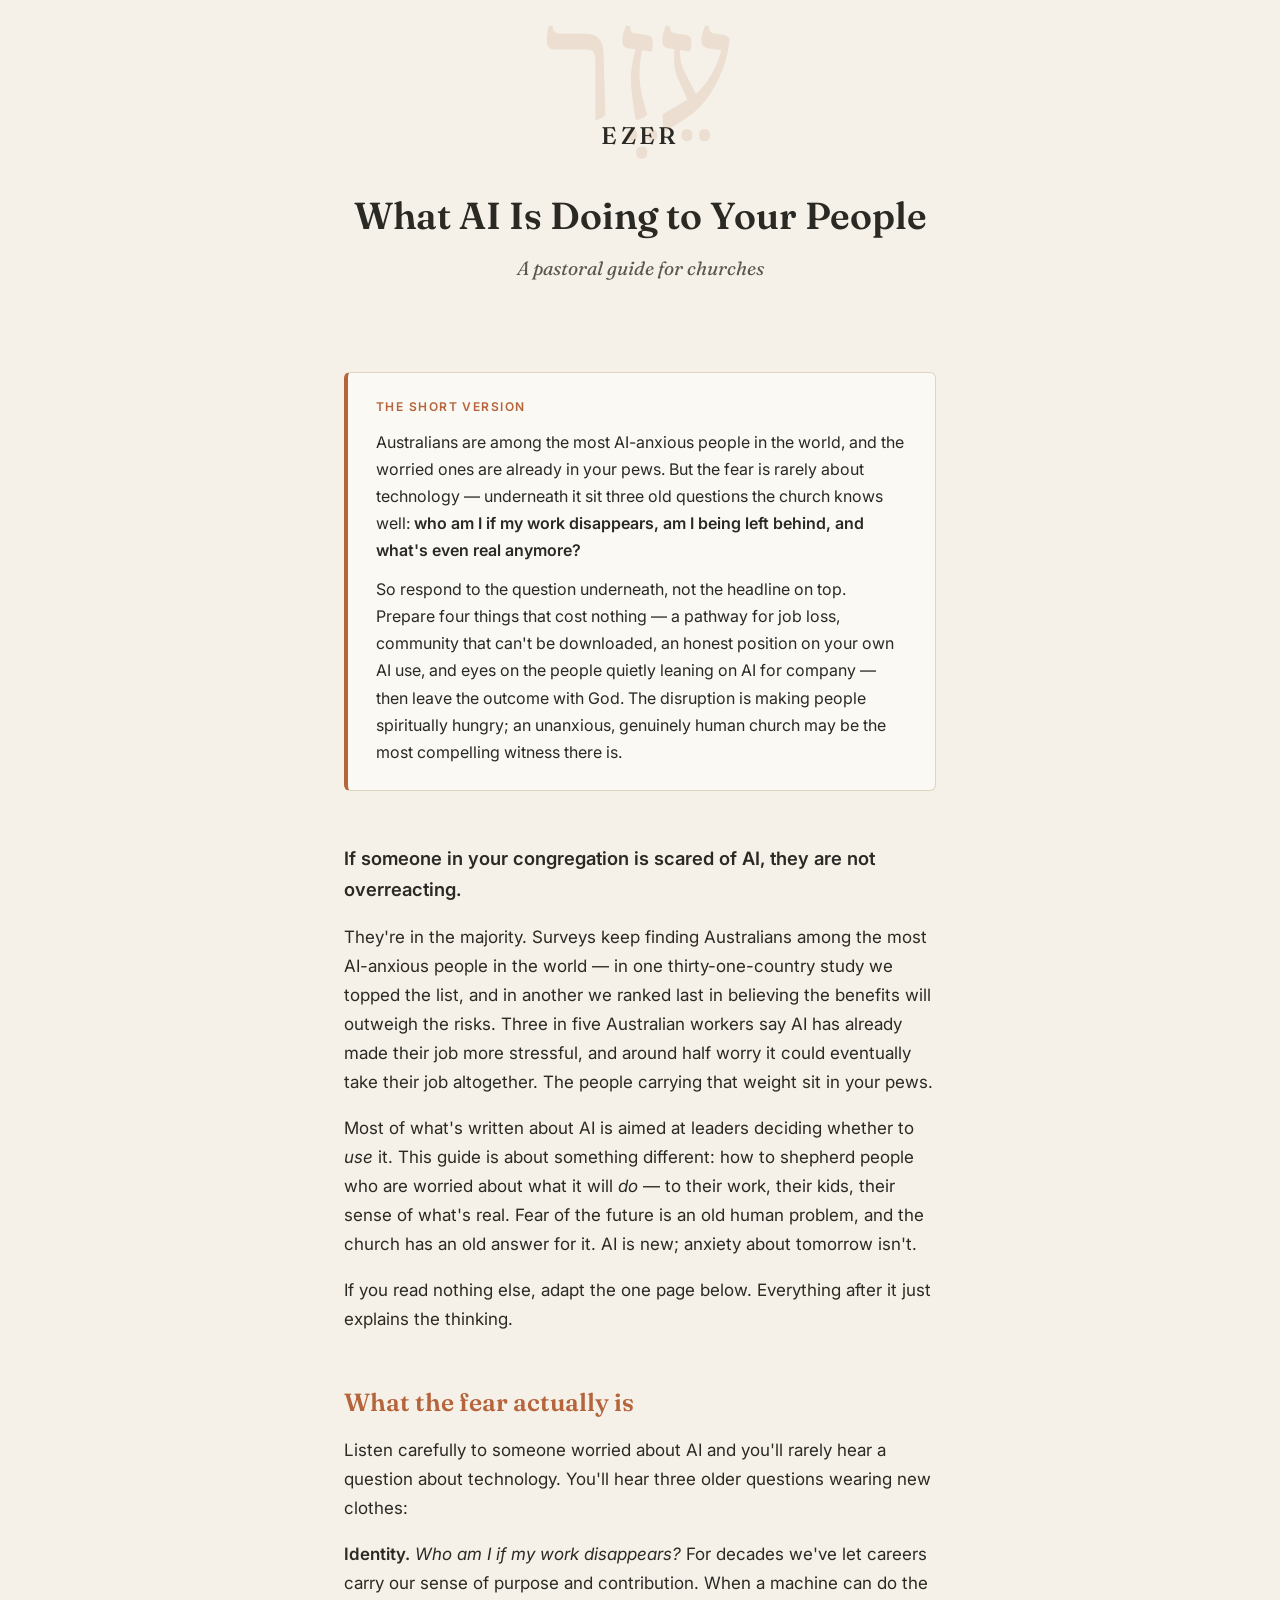
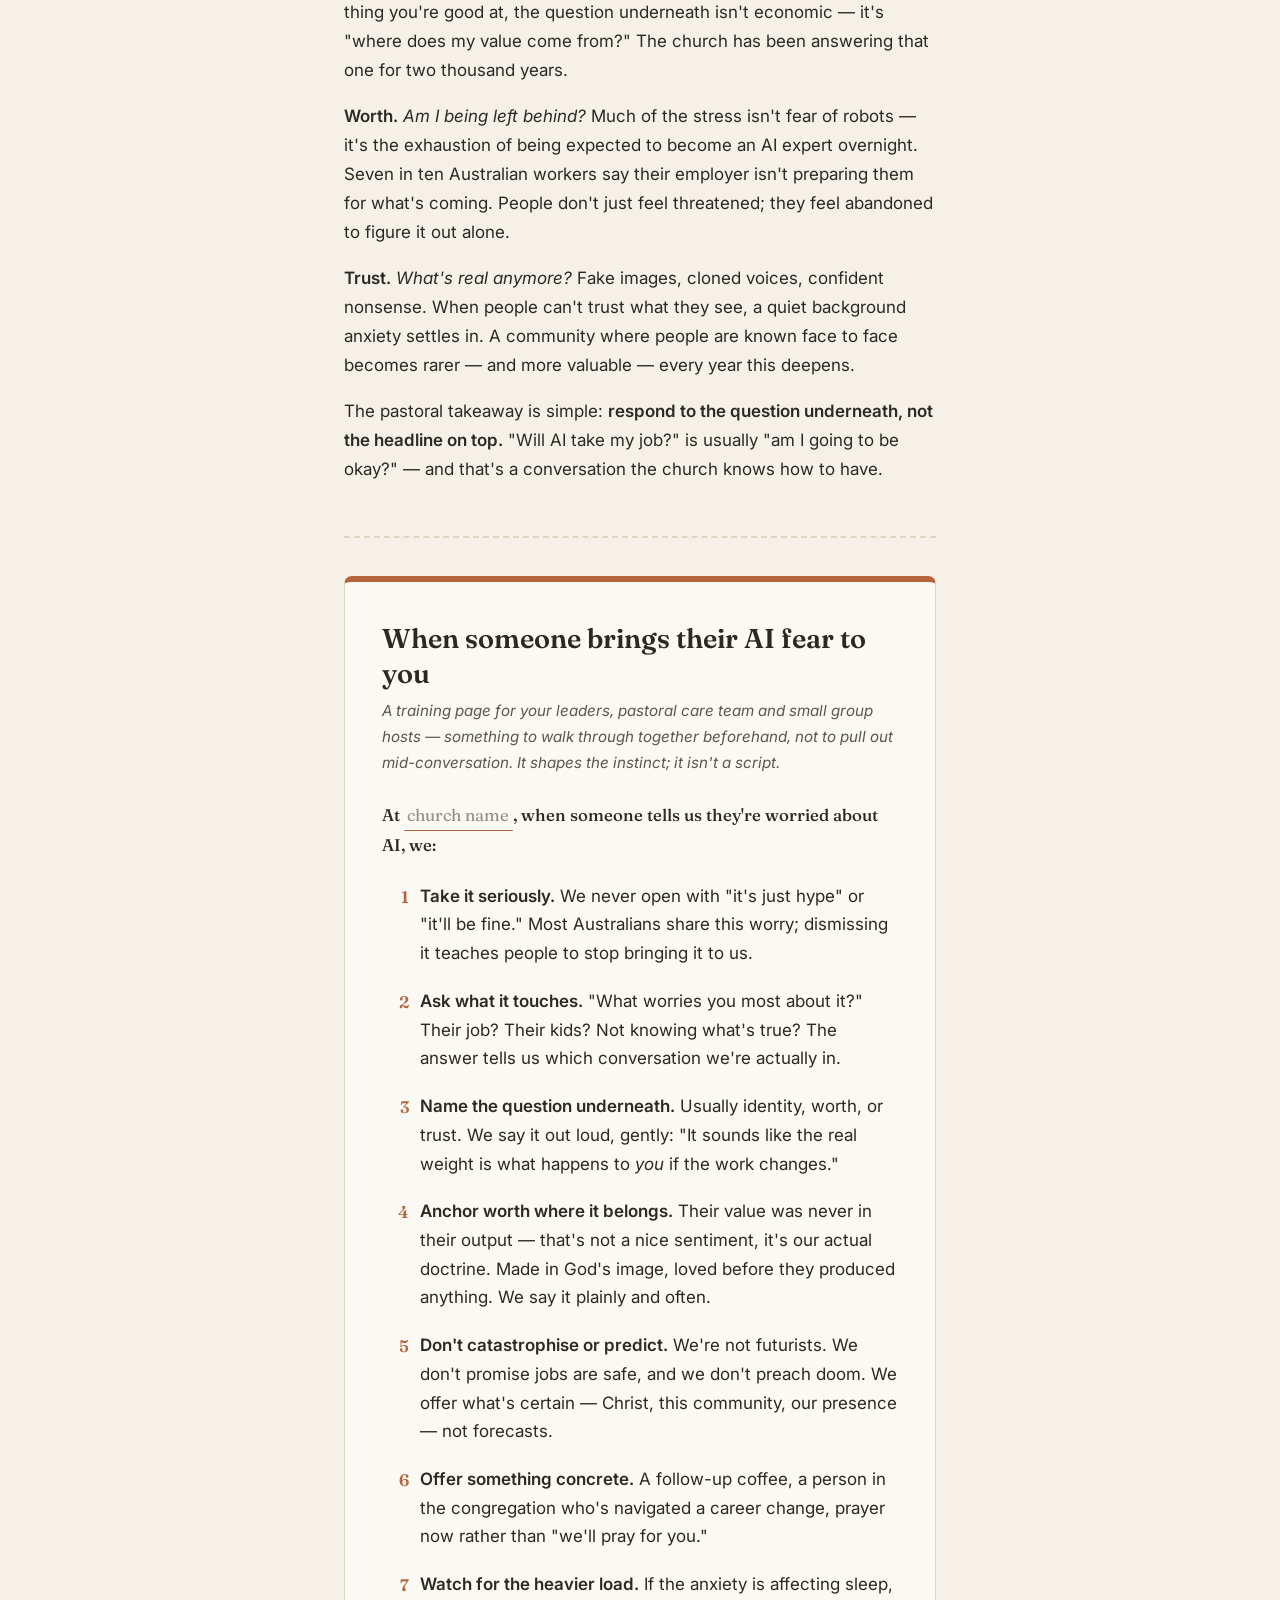
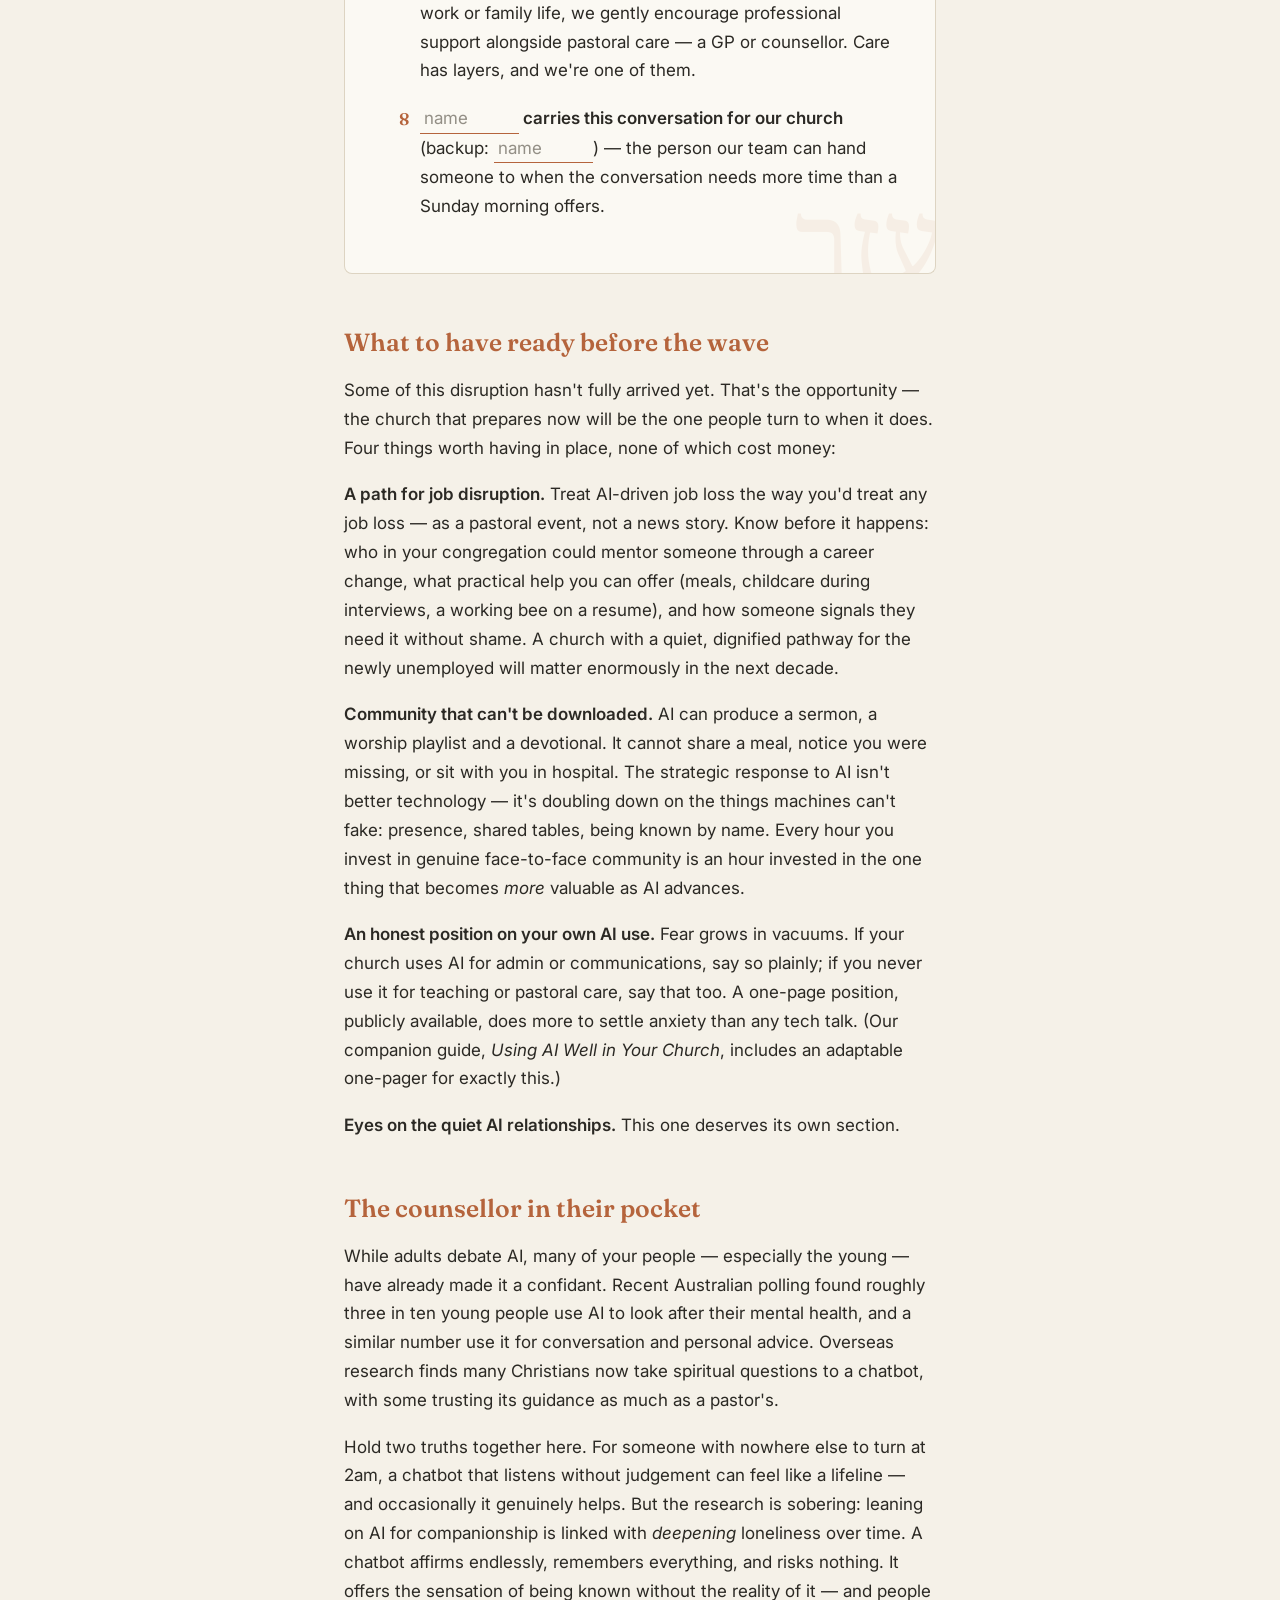
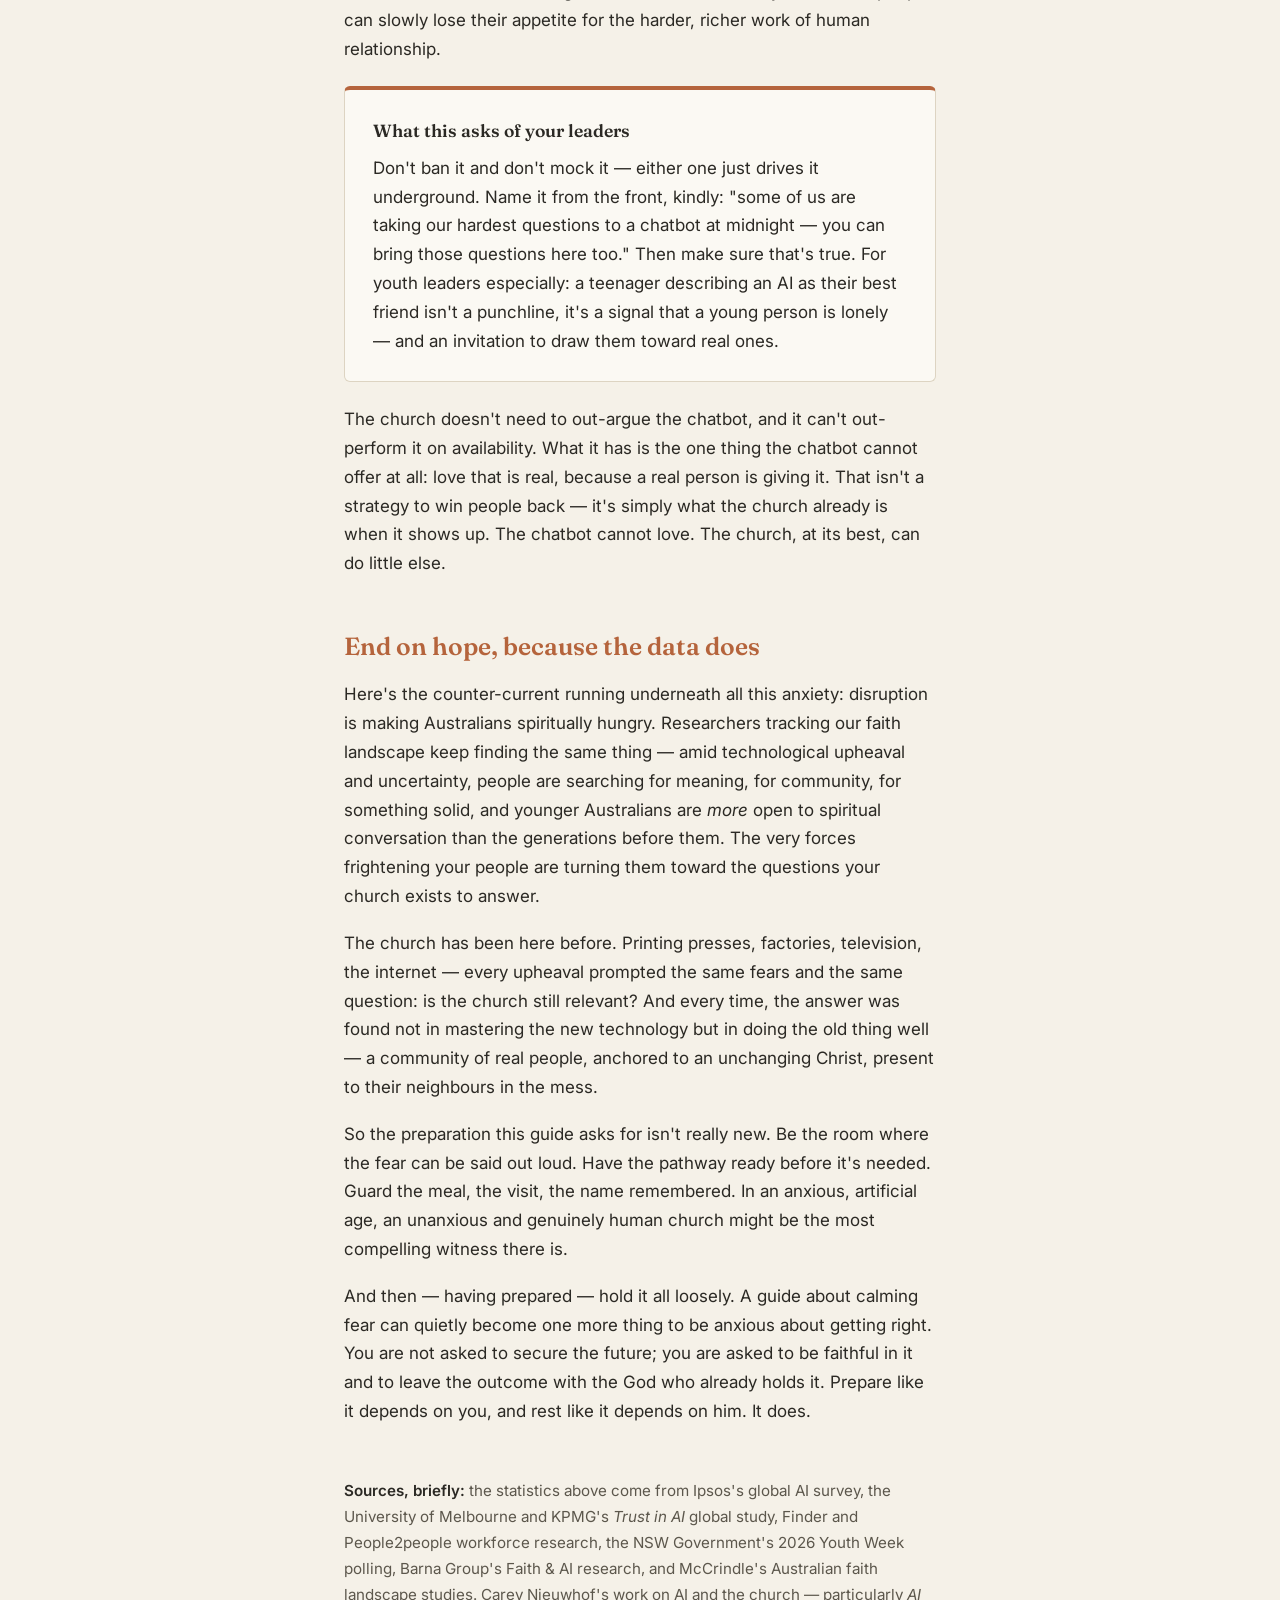
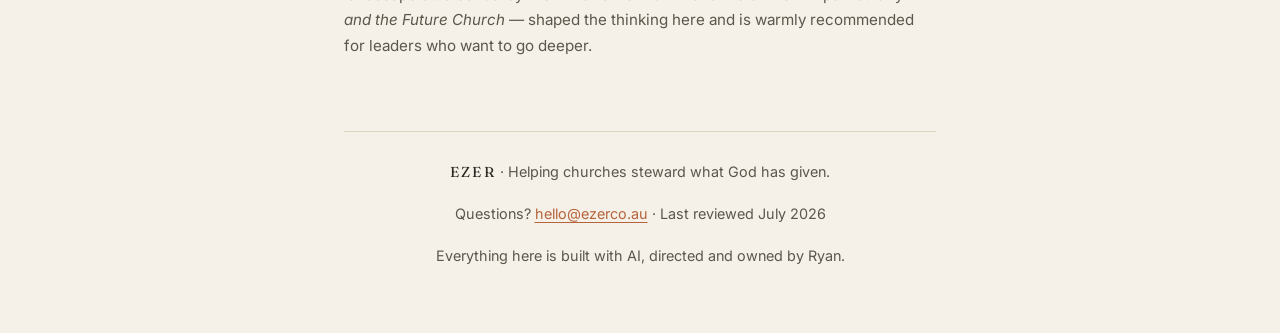
<file: ezer-ai-pastoral-guide.html>
<!DOCTYPE html>
<html lang="en-AU">
<head>
<meta charset="UTF-8">
<meta name="viewport" content="width=device-width, initial-scale=1.0">
<title>What AI Is Doing to Your People — EZER</title>
<link rel="preconnect" href="https://fonts.googleapis.com">
<link rel="preconnect" href="https://fonts.gstatic.com" crossorigin>
<link href="https://fonts.googleapis.com/css2?family=Fraunces:opsz,wght@9..144,400;9..144,500;9..144,600&family=Inter:wght@400;500;600&family=Noto+Serif+Hebrew:wght@400&display=swap" rel="stylesheet">
<style>
  :root{
    --cream:#F5F1E8;
    --white-warm:#FBF9F3;
    --ink:#2B2924;
    --ink-soft:#5C574C;
    --clay:#B5643C;
    --line:#DDD4C2;
  }
  *{margin:0;padding:0;box-sizing:border-box;}
  html{scroll-behavior:smooth;}
  @media (prefers-reduced-motion: reduce){ html{scroll-behavior:auto;} }
  body{
    background:var(--cream);
    color:var(--ink);
    font-family:'Inter',sans-serif;
    font-size:1.0625rem;
    line-height:1.7;
    -webkit-font-smoothing:antialiased;
  }
  .page{max-width:640px;margin:0 auto;padding:0 1.5rem 4rem;}

  /* ---------- header ---------- */
  header{position:relative;text-align:center;padding:4.5rem 0 3rem;overflow:hidden;}
  .hebrew-ghost{
    position:absolute;top:0.25rem;left:50%;transform:translateX(-50%);
    font-family:'Noto Serif Hebrew',serif;
    font-size:9rem;line-height:1;
    color:var(--clay);opacity:0.13;
    user-select:none;pointer-events:none;
  }
  .wordmark{
    position:relative;
    font-family:'Fraunces',serif;
    font-weight:500;font-size:1.5rem;
    letter-spacing:0.14em;
    padding-top:2.75rem;
  }
  h1{
    position:relative;
    font-family:'Fraunces',serif;
    font-weight:600;font-size:2.35rem;line-height:1.2;
    margin-top:2.25rem;
    color:var(--ink);
  }
  .subtitle{
    position:relative;
    font-family:'Fraunces',serif;font-weight:400;font-style:italic;
    font-size:1.2rem;color:var(--ink-soft);
    margin-top:0.85rem;
  }

  /* ---------- prose ---------- */
  section{margin-top:3.25rem;}
  h2{
    font-family:'Fraunces',serif;font-weight:600;
    font-size:1.55rem;line-height:1.3;
    color:var(--clay);
    margin-bottom:1.1rem;
  }
  p{margin-bottom:1.1rem;}
  p:last-child{margin-bottom:0;}
  strong{font-weight:600;color:var(--ink);}
  em{font-style:italic;}
  a{color:var(--clay);text-decoration:underline;text-underline-offset:3px;}
  .lede{font-size:1.15rem;}
  .aside{color:var(--ink-soft);font-size:0.95rem;}

  .card{
    background:var(--white-warm);
    border:1px solid var(--line);
    border-top:4px solid var(--clay);
    border-radius:6px;
    padding:1.6rem 1.75rem;
    margin:1.4rem 0;
  }
  .card h3{
    font-family:'Fraunces',serif;font-weight:600;font-size:1.1rem;
    margin-bottom:0.5rem;
  }

  /* ---------- the short version ---------- */
  .tldr{
    background:var(--white-warm);
    border:1px solid var(--line);
    border-left:4px solid var(--clay);
    border-radius:6px;
    padding:1.5rem 1.75rem;
    margin-top:2.5rem;
  }
  .tldr .tldr-label{
    font-family:'Inter',sans-serif;font-weight:600;
    font-size:0.75rem;letter-spacing:0.12em;text-transform:uppercase;
    color:var(--clay);
    margin-bottom:0.7rem;
  }
  .tldr p{font-size:1rem;margin-bottom:0.7rem;}
  .tldr p:last-child{margin-bottom:0;}

  /* ---------- tear-out page ---------- */
  .tearline{
    border:none;
    border-top:2px dashed var(--line);
    margin:3.25rem 0 0;
    position:relative;
  }
  .tearline::after{
    content:"✂ adapt this page and make it yours";
    position:absolute;top:-0.85em;left:50%;transform:translateX(-50%);
    background:var(--cream);
    padding:0 0.75em;
    font-size:0.8rem;letter-spacing:0.06em;text-transform:uppercase;
    color:var(--ink-soft);white-space:nowrap;
  }
  .ground-rules{
    background:var(--white-warm);
    border:1px solid var(--line);
    border-top:6px solid var(--clay);
    border-radius:8px;
    padding:2.4rem 2.3rem 2.1rem;
    margin-top:2.4rem;
    position:relative;overflow:hidden;
  }
  .ground-rules .hebrew-corner{
    position:absolute;right:-0.5rem;bottom:-2.2rem;
    font-family:'Noto Serif Hebrew',serif;
    font-size:7rem;line-height:1;color:var(--clay);opacity:0.07;
    user-select:none;pointer-events:none;
  }
  .ground-rules h2{
    color:var(--ink);
    font-size:1.7rem;
    margin-bottom:0.4rem;
  }
  .ground-rules .gr-intro{
    font-size:0.95rem;color:var(--ink-soft);font-style:italic;
    margin-bottom:1.6rem;
  }
  .ground-rules ol{
    list-style:none;counter-reset:rule;
  }
  .ground-rules li{
    counter-increment:rule;
    position:relative;
    padding-left:2.4rem;
    margin-bottom:1.15rem;
  }
  .ground-rules li::before{
    content:counter(rule);
    position:absolute;left:0;top:0.1em;
    font-family:'Fraunces',serif;font-weight:600;
    font-size:1.05rem;color:var(--clay);
    width:1.7rem;text-align:right;
  }
  .ground-rules li strong{display:inline;}
  .blank{
    display:inline-block;min-width:9ch;
    border-bottom:1.5px solid var(--clay);
    padding:0 0.2em;
    color:var(--clay);font-weight:500;
    outline:none;
  }
  .blank:empty::before{content:attr(data-hint);color:var(--ink-soft);opacity:0.65;font-weight:400;}
  .gr-agreed{
    font-family:'Fraunces',serif;font-size:1.05rem;font-weight:500;
    margin-bottom:1.4rem;
  }

  /* ---------- footer ---------- */
  footer{
    margin-top:4.5rem;
    padding-top:1.75rem;
    border-top:1px solid var(--line);
    text-align:center;
    font-size:0.9rem;color:var(--ink-soft);
  }
  footer .fmark{font-family:'Fraunces',serif;letter-spacing:0.14em;color:var(--ink);}

  /* ---------- print ---------- */
  @media print{
    body{background:#fff;font-size:10.5pt;line-height:1.55;}
    .page{max-width:100%;padding:0;}
    header{padding:1.5rem 0 1rem;}
    .hebrew-ghost{font-size:6rem;}
    h1{font-size:20pt;margin-top:1.2rem;}
    section{margin-top:1.6rem;}
    h2{font-size:14pt;}
    .card,.ground-rules{border-radius:0;box-shadow:none;}
    .tldr{border-radius:0;break-inside:avoid;}
    .tearline{margin-top:1.5rem;}
    .ground-rules{
      break-before:page;
      break-after:page;
      page-break-before:always;
      page-break-after:always;
      padding:1.8rem 1.9rem;
      margin-top:0;
    }
    .ground-rules li{margin-bottom:0.7rem;}
    a{color:var(--ink);text-decoration:none;}
    footer{margin-top:2rem;}
  }
  @page{margin:18mm;}

  @media (max-width:480px){
    h1{font-size:1.85rem;}
    .hebrew-ghost{font-size:6.5rem;}
    .ground-rules{padding:1.8rem 1.4rem 1.6rem;}
    .ground-rules li{padding-left:2rem;}
  }
</style>
</head>
<body>
<div class="page">

<header>
  <div class="hebrew-ghost" aria-hidden="true">עֵזֶר</div>
  <div class="wordmark">EZER</div>
  <h1>What AI Is Doing to Your People</h1>
  <p class="subtitle">A pastoral guide for churches</p>
</header>

<div class="tldr">
  <p class="tldr-label">The short version</p>
  <p>Australians are among the most AI-anxious people in the world, and the worried ones are already in your pews. But the fear is rarely about technology — underneath it sit three old questions the church knows well: <strong>who am I if my work disappears, am I being left behind, and what's even real anymore?</strong></p>
  <p>So respond to the question underneath, not the headline on top. Prepare four things that cost nothing — a pathway for job loss, community that can't be downloaded, an honest position on your own AI use, and eyes on the people quietly leaning on AI for company — then leave the outcome with God. The disruption is making people spiritually hungry; an unanxious, genuinely human church may be the most compelling witness there is.</p>
</div>

<section>
  <p class="lede"><strong>If someone in your congregation is scared of AI, they are not overreacting.</strong></p>
  <p>They're in the majority. Surveys keep finding Australians among the most AI-anxious people in the world — in one thirty-one-country study we topped the list, and in another we ranked last in believing the benefits will outweigh the risks. Three in five Australian workers say AI has already made their job more stressful, and around half worry it could eventually take their job altogether. The people carrying that weight sit in your pews.</p>
  <p>Most of what's written about AI is aimed at leaders deciding whether to <em>use</em> it. This guide is about something different: how to shepherd people who are worried about what it will <em>do</em> — to their work, their kids, their sense of what's real. Fear of the future is an old human problem, and the church has an old answer for it. AI is new; anxiety about tomorrow isn't.</p>
  <p>If you read nothing else, adapt the one page below. Everything after it just explains the thinking.</p>
</section>

<section>
  <h2>What the fear actually is</h2>
  <p>Listen carefully to someone worried about AI and you'll rarely hear a question about technology. You'll hear three older questions wearing new clothes:</p>
  <p><strong>Identity.</strong> <em>Who am I if my work disappears?</em> For decades we've let careers carry our sense of purpose and contribution. When a machine can do the thing you're good at, the question underneath isn't economic — it's "where does my value come from?" The church has been answering that one for two thousand years.</p>
  <p><strong>Worth.</strong> <em>Am I being left behind?</em> Much of the stress isn't fear of robots — it's the exhaustion of being expected to become an AI expert overnight. Seven in ten Australian workers say their employer isn't preparing them for what's coming. People don't just feel threatened; they feel abandoned to figure it out alone.</p>
  <p><strong>Trust.</strong> <em>What's real anymore?</em> Fake images, cloned voices, confident nonsense. When people can't trust what they see, a quiet background anxiety settles in. A community where people are known face to face becomes rarer — and more valuable — every year this deepens.</p>
  <p>The pastoral takeaway is simple: <strong>respond to the question underneath, not the headline on top.</strong> "Will AI take my job?" is usually "am I going to be okay?" — and that's a conversation the church knows how to have.</p>
</section>

<hr class="tearline" aria-hidden="true">

<div class="ground-rules">
  <div class="hebrew-corner" aria-hidden="true">עֵזֶר</div>
  <h2>When someone brings their AI fear to you</h2>
  <p class="gr-intro">A training page for your leaders, pastoral care team and small group hosts — something to walk through together beforehand, not to pull out mid-conversation. It shapes the instinct; it isn't a script.</p>
  <p class="gr-agreed">At <span class="blank" contenteditable="true" data-hint="church name"></span>, when someone tells us they're worried about AI, we:</p>
  <ol>
    <li><strong>Take it seriously.</strong> We never open with "it's just hype" or "it'll be fine." Most Australians share this worry; dismissing it teaches people to stop bringing it to us.</li>
    <li><strong>Ask what it touches.</strong> "What worries you most about it?" Their job? Their kids? Not knowing what's true? The answer tells us which conversation we're actually in.</li>
    <li><strong>Name the question underneath.</strong> Usually identity, worth, or trust. We say it out loud, gently: "It sounds like the real weight is what happens to <em>you</em> if the work changes."</li>
    <li><strong>Anchor worth where it belongs.</strong> Their value was never in their output — that's not a nice sentiment, it's our actual doctrine. Made in God's image, loved before they produced anything. We say it plainly and often.</li>
    <li><strong>Don't catastrophise or predict.</strong> We're not futurists. We don't promise jobs are safe, and we don't preach doom. We offer what's certain — Christ, this community, our presence — not forecasts.</li>
    <li><strong>Offer something concrete.</strong> A follow-up coffee, a person in the congregation who's navigated a career change, prayer now rather than "we'll pray for you."</li>
    <li><strong>Watch for the heavier load.</strong> If the anxiety is affecting sleep, work or family life, we gently encourage professional support alongside pastoral care — a GP or counsellor. Care has layers, and we're one of them.</li>
    <li><strong><span class="blank" contenteditable="true" data-hint="name"></span> carries this conversation for our church</strong> (backup: <span class="blank" contenteditable="true" data-hint="name"></span>) — the person our team can hand someone to when the conversation needs more time than a Sunday morning offers.</li>
  </ol>
</div>

<section>
  <h2>What to have ready before the wave</h2>
  <p>Some of this disruption hasn't fully arrived yet. That's the opportunity — the church that prepares now will be the one people turn to when it does. Four things worth having in place, none of which cost money:</p>
  <p><strong>A path for job disruption.</strong> Treat AI-driven job loss the way you'd treat any job loss — as a pastoral event, not a news story. Know before it happens: who in your congregation could mentor someone through a career change, what practical help you can offer (meals, childcare during interviews, a working bee on a resume), and how someone signals they need it without shame. A church with a quiet, dignified pathway for the newly unemployed will matter enormously in the next decade.</p>
  <p><strong>Community that can't be downloaded.</strong> AI can produce a sermon, a worship playlist and a devotional. It cannot share a meal, notice you were missing, or sit with you in hospital. The strategic response to AI isn't better technology — it's doubling down on the things machines can't fake: presence, shared tables, being known by name. Every hour you invest in genuine face-to-face community is an hour invested in the one thing that becomes <em>more</em> valuable as AI advances.</p>
  <p><strong>An honest position on your own AI use.</strong> Fear grows in vacuums. If your church uses AI for admin or communications, say so plainly; if you never use it for teaching or pastoral care, say that too. A one-page position, publicly available, does more to settle anxiety than any tech talk. (Our companion guide, <em>Using AI Well in Your Church</em>, includes an adaptable one-pager for exactly this.)</p>
  <p><strong>Eyes on the quiet AI relationships.</strong> This one deserves its own section.</p>
</section>

<section>
  <h2>The counsellor in their pocket</h2>
  <p>While adults debate AI, many of your people — especially the young — have already made it a confidant. Recent Australian polling found roughly three in ten young people use AI to look after their mental health, and a similar number use it for conversation and personal advice. Overseas research finds many Christians now take spiritual questions to a chatbot, with some trusting its guidance as much as a pastor's.</p>
  <p>Hold two truths together here. For someone with nowhere else to turn at 2am, a chatbot that listens without judgement can feel like a lifeline — and occasionally it genuinely helps. But the research is sobering: leaning on AI for companionship is linked with <em>deepening</em> loneliness over time. A chatbot affirms endlessly, remembers everything, and risks nothing. It offers the sensation of being known without the reality of it — and people can slowly lose their appetite for the harder, richer work of human relationship.</p>
  <div class="card">
    <h3>What this asks of your leaders</h3>
    <p>Don't ban it and don't mock it — either one just drives it underground. Name it from the front, kindly: "some of us are taking our hardest questions to a chatbot at midnight — you can bring those questions here too." Then make sure that's true. For youth leaders especially: a teenager describing an AI as their best friend isn't a punchline, it's a signal that a young person is lonely — and an invitation to draw them toward real ones.</p>
  </div>
  <p>The church doesn't need to out-argue the chatbot, and it can't out-perform it on availability. What it has is the one thing the chatbot cannot offer at all: love that is real, because a real person is giving it. That isn't a strategy to win people back — it's simply what the church already is when it shows up. The chatbot cannot love. The church, at its best, can do little else.</p>
</section>

<section>
  <h2>End on hope, because the data does</h2>
  <p>Here's the counter-current running underneath all this anxiety: disruption is making Australians spiritually hungry. Researchers tracking our faith landscape keep finding the same thing — amid technological upheaval and uncertainty, people are searching for meaning, for community, for something solid, and younger Australians are <em>more</em> open to spiritual conversation than the generations before them. The very forces frightening your people are turning them toward the questions your church exists to answer.</p>
  <p>The church has been here before. Printing presses, factories, television, the internet — every upheaval prompted the same fears and the same question: is the church still relevant? And every time, the answer was found not in mastering the new technology but in doing the old thing well — a community of real people, anchored to an unchanging Christ, present to their neighbours in the mess.</p>
  <p>So the preparation this guide asks for isn't really new. Be the room where the fear can be said out loud. Have the pathway ready before it's needed. Guard the meal, the visit, the name remembered. In an anxious, artificial age, an unanxious and genuinely human church might be the most compelling witness there is.</p>
  <p>And then — having prepared — hold it all loosely. A guide about calming fear can quietly become one more thing to be anxious about getting right. You are not asked to secure the future; you are asked to be faithful in it and to leave the outcome with the God who already holds it. Prepare like it depends on you, and rest like it depends on him. It does.</p>
</section>

<section>
  <p class="aside"><strong>Sources, briefly:</strong> the statistics above come from Ipsos's global AI survey, the University of Melbourne and KPMG's <em>Trust in AI</em> global study, Finder and People2people workforce research, the NSW Government's 2026 Youth Week polling, Barna Group's Faith &amp; AI research, and McCrindle's Australian faith landscape studies. Carey Nieuwhof's work on AI and the church — particularly <em>AI and the Future Church</em> — shaped the thinking here and is warmly recommended for leaders who want to go deeper.</p>
</section>

<footer>
  <p><span class="fmark">EZER</span> · Helping churches steward what God has given.</p>
  <p>Questions? <a href="mailto:hello@ezerco.au">hello@ezerco.au</a> · Last reviewed July 2026</p>
  <p>Everything here is built with AI, directed and owned by Ryan.</p>
</footer>

</div>
</body>
</html>
</file>
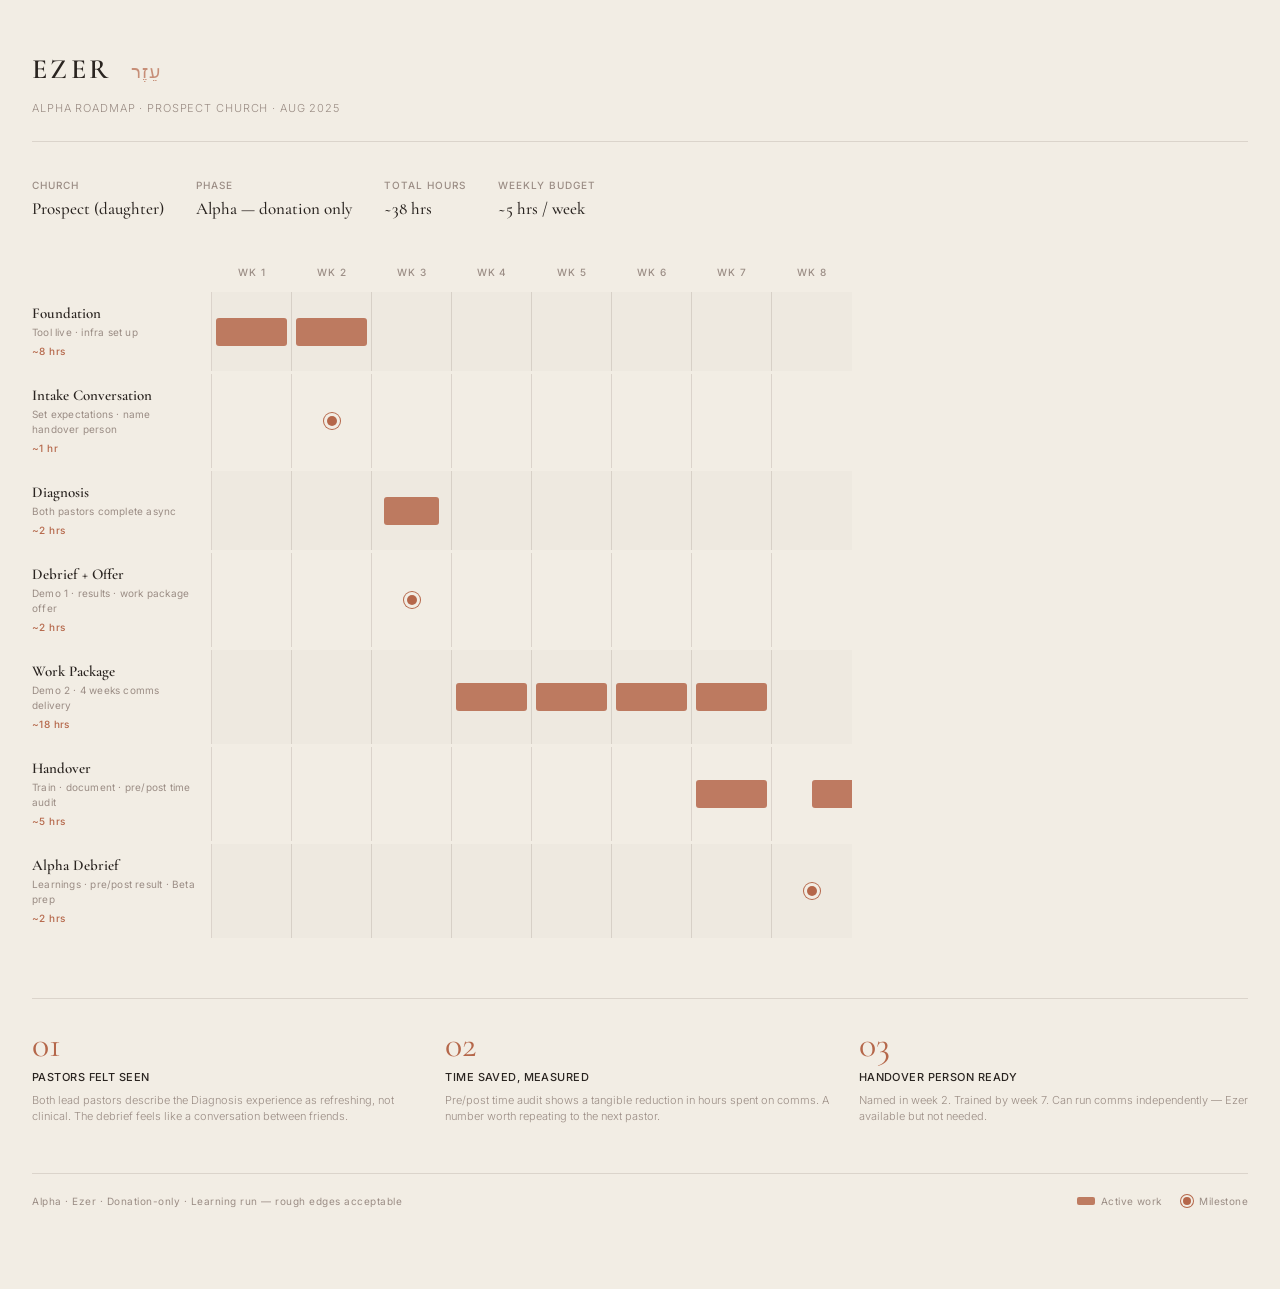
<file: ezer-roadmap.html>
<!DOCTYPE html>
<html lang="en">
<head>
<meta charset="UTF-8">
<meta name="viewport" content="width=device-width, initial-scale=1.0">
<title>Ezer — Alpha Roadmap</title>
<style>
  @import url('https://fonts.googleapis.com/css2?family=Cormorant+Garamond:ital,wght@0,400;0,500;0,600;1,400&family=Inter:wght@300;400;500&display=swap');

  *, *::before, *::after { box-sizing: border-box; margin: 0; padding: 0; }

  :root {
    --cream: #F2EDE4;
    --cream-dark: #E8E0D3;
    --terracotta: #B5674A;
    --terracotta-light: #C97A5E;
    --terracotta-dim: rgba(181, 103, 74, 0.12);
    --ink: #2A2420;
    --ink-mid: #5C4E47;
    --ink-soft: #9B8D85;
    --rule: rgba(90, 70, 60, 0.15);
    --week-w: 80px;
    --row-h: 72px;
  }

  body {
    background: var(--cream);
    color: var(--ink);
    font-family: 'Inter', sans-serif;
    font-size: 13px;
    line-height: 1.5;
    padding: 48px 32px 80px;
    min-width: 820px;
  }

  /* ── Header ── */
  header {
    display: flex;
    align-items: baseline;
    gap: 20px;
    margin-bottom: 10px;
  }

  .wordmark {
    font-family: 'Cormorant Garamond', serif;
    font-size: 28px;
    font-weight: 600;
    letter-spacing: 0.12em;
    text-transform: uppercase;
    color: var(--ink);
  }

  .hebrew {
    font-family: 'Cormorant Garamond', serif;
    font-size: 18px;
    font-weight: 400;
    color: var(--terracotta);
    opacity: 0.7;
    letter-spacing: 0.04em;
  }

  .tagline {
    font-size: 11px;
    font-weight: 300;
    color: var(--ink-soft);
    letter-spacing: 0.08em;
    text-transform: uppercase;
    margin-bottom: 36px;
    padding-bottom: 24px;
    border-bottom: 1px solid var(--rule);
  }

  /* ── Meta row ── */
  .meta {
    display: flex;
    gap: 32px;
    margin-bottom: 40px;
  }

  .meta-item {
    display: flex;
    flex-direction: column;
    gap: 3px;
  }

  .meta-label {
    font-size: 10px;
    font-weight: 500;
    letter-spacing: 0.1em;
    text-transform: uppercase;
    color: var(--ink-soft);
  }

  .meta-value {
    font-family: 'Cormorant Garamond', serif;
    font-size: 17px;
    font-weight: 500;
    color: var(--ink);
  }

  /* ── Timeline grid ── */
  .timeline-wrap {
    overflow-x: auto;
    padding-bottom: 12px;
  }

  .timeline {
    position: relative;
    min-width: 760px;
  }

  /* Week header */
  .week-header {
    display: grid;
    grid-template-columns: 180px repeat(8, var(--week-w));
    margin-bottom: 8px;
    padding-left: 0;
  }

  .week-label-spacer { /* empty cell for phase column */ }

  .week-label {
    text-align: center;
    font-size: 10px;
    font-weight: 500;
    letter-spacing: 0.08em;
    text-transform: uppercase;
    color: var(--ink-soft);
    padding: 4px 0;
  }

  .week-label.current {
    color: var(--terracotta);
  }

  /* Phases */
  .phase {
    display: grid;
    grid-template-columns: 180px repeat(8, var(--week-w));
    margin-bottom: 3px;
    align-items: stretch;
    min-height: var(--row-h);
  }

  .phase:last-child { margin-bottom: 0; }

  .phase-info {
    display: flex;
    flex-direction: column;
    justify-content: center;
    padding: 12px 16px 12px 0;
    border-right: 1px solid var(--rule);
    margin-right: 0;
  }

  .phase-name {
    font-family: 'Cormorant Garamond', serif;
    font-size: 15px;
    font-weight: 600;
    color: var(--ink);
    line-height: 1.2;
    margin-bottom: 3px;
  }

  .phase-sub {
    font-size: 10px;
    font-weight: 400;
    color: var(--ink-soft);
    letter-spacing: 0.02em;
  }

  .phase-hours {
    font-size: 10px;
    font-weight: 500;
    color: var(--terracotta);
    margin-top: 4px;
    letter-spacing: 0.04em;
  }

  /* Cells */
  .cells {
    display: contents;
  }

  .cell {
    position: relative;
    border-right: 1px solid var(--rule);
    display: flex;
    align-items: center;
    justify-content: center;
  }

  .cell:last-child { border-right: none; }

  /* Bar inside cells */
  .bar {
    position: absolute;
    top: 50%;
    transform: translateY(-50%);
    height: 28px;
    border-radius: 3px;
    background: var(--terracotta);
    opacity: 0.85;
    z-index: 2;
  }

  /* bar that fills the entire cell */
  .bar-full {
    left: 4px;
    right: 4px;
  }

  /* bar that starts mid-cell (right half) */
  .bar-start {
    left: 50%;
    right: 4px;
    border-radius: 3px 3px 3px 3px;
  }

  /* bar that ends mid-cell (left half) */
  .bar-end {
    left: 4px;
    right: 50%;
  }

  /* bar connector — no left/right radius for mid spans */
  .bar-mid {
    left: 0;
    right: 0;
    border-radius: 0;
  }

  .bar-first {
    left: 50%;
    right: 0;
    border-radius: 3px 0 0 3px;
  }

  .bar-last {
    left: 0;
    right: 50%;
    border-radius: 0 3px 3px 0;
  }

  .bar-only {
    left: 12px;
    right: 12px;
    border-radius: 3px;
  }

  /* Milestone dot */
  .milestone {
    position: absolute;
    top: 50%;
    left: 50%;
    transform: translate(-50%, -50%);
    width: 10px;
    height: 10px;
    border-radius: 50%;
    background: var(--terracotta);
    z-index: 3;
    box-shadow: 0 0 0 3px var(--cream), 0 0 0 4px var(--terracotta);
  }

  /* done signal tooltip */
  .done-signal {
    position: absolute;
    bottom: -1px;
    left: 50%;
    transform: translateX(-50%);
    font-size: 9px;
    color: var(--terracotta);
    white-space: nowrap;
    letter-spacing: 0.03em;
    font-weight: 500;
    opacity: 0;
    transition: opacity 0.2s;
    z-index: 10;
    pointer-events: none;
  }

  .cell:hover .done-signal {
    opacity: 1;
  }

  /* Row bg alternating */
  .phase:nth-child(even) .cell {
    background: rgba(0,0,0,0.015);
  }

  /* ── Success metrics ── */
  .metrics {
    margin-top: 48px;
    padding-top: 28px;
    border-top: 1px solid var(--rule);
    display: grid;
    grid-template-columns: repeat(3, 1fr);
    gap: 24px;
  }

  .metric {
    display: flex;
    flex-direction: column;
    gap: 6px;
  }

  .metric-num {
    font-family: 'Cormorant Garamond', serif;
    font-size: 36px;
    font-weight: 400;
    color: var(--terracotta);
    line-height: 1;
  }

  .metric-title {
    font-size: 11px;
    font-weight: 500;
    color: var(--ink);
    letter-spacing: 0.04em;
    text-transform: uppercase;
  }

  .metric-desc {
    font-size: 11px;
    color: var(--ink-soft);
    line-height: 1.5;
    font-weight: 300;
  }

  /* ── Footer ── */
  footer {
    margin-top: 48px;
    padding-top: 20px;
    border-top: 1px solid var(--rule);
    display: flex;
    justify-content: space-between;
    align-items: center;
  }

  .footer-note {
    font-size: 10px;
    color: var(--ink-soft);
    letter-spacing: 0.05em;
  }

  .phase-legend {
    display: flex;
    gap: 20px;
  }

  .legend-item {
    display: flex;
    align-items: center;
    gap: 6px;
    font-size: 10px;
    color: var(--ink-soft);
    letter-spacing: 0.04em;
  }

  .legend-bar {
    width: 18px;
    height: 8px;
    border-radius: 2px;
    background: var(--terracotta);
    opacity: 0.85;
  }

  .legend-dot {
    width: 8px;
    height: 8px;
    border-radius: 50%;
    background: var(--terracotta);
    box-shadow: 0 0 0 2px var(--cream), 0 0 0 3px var(--terracotta);
    margin: 0 2px;
  }

  /* hover highlight on phase rows */
  .phase:hover .phase-info {
    background: var(--terracotta-dim);
    border-radius: 4px 0 0 4px;
  }

  .phase:hover .cell {
    background: var(--terracotta-dim) !important;
  }

  .section-gap {
    height: 10px;
  }

  .section-label {
    grid-column: 1 / -1;
    font-size: 9px;
    font-weight: 500;
    letter-spacing: 0.12em;
    text-transform: uppercase;
    color: var(--ink-soft);
    padding: 16px 0 6px;
    border-top: 1px solid var(--rule);
  }

</style>
</head>
<body>

<header>
  <span class="wordmark">Ezer</span>
  <span class="hebrew">עֵזֶר</span>
</header>
<div class="tagline">Alpha Roadmap · Prospect Church · Aug 2025</div>

<div class="meta">
  <div class="meta-item">
    <span class="meta-label">Church</span>
    <span class="meta-value">Prospect (daughter)</span>
  </div>
  <div class="meta-item">
    <span class="meta-label">Phase</span>
    <span class="meta-value">Alpha — donation only</span>
  </div>
  <div class="meta-item">
    <span class="meta-label">Total hours</span>
    <span class="meta-value">~38 hrs</span>
  </div>
  <div class="meta-item">
    <span class="meta-label">Weekly budget</span>
    <span class="meta-value">~5 hrs / week</span>
  </div>
</div>

<div class="timeline-wrap">
<div class="timeline">

  <!-- Week header -->
  <div class="week-header">
    <div class="week-label-spacer"></div>
    <div class="week-label">Wk 1</div>
    <div class="week-label">Wk 2</div>
    <div class="week-label">Wk 3</div>
    <div class="week-label">Wk 4</div>
    <div class="week-label">Wk 5</div>
    <div class="week-label">Wk 6</div>
    <div class="week-label">Wk 7</div>
    <div class="week-label">Wk 8</div>
  </div>

  <!-- Phase 0: Foundation -->
  <div class="phase">
    <div class="phase-info">
      <div class="phase-name">Foundation</div>
      <div class="phase-sub">Tool live · infra set up</div>
      <div class="phase-hours">~8 hrs</div>
    </div>
    <div class="cell"><div class="bar bar-full"></div></div>
    <div class="cell"><div class="bar bar-full"></div></div>
    <div class="cell"></div>
    <div class="cell"></div>
    <div class="cell"></div>
    <div class="cell"></div>
    <div class="cell"></div>
    <div class="cell"></div>
  </div>

  <!-- Intake -->
  <div class="phase">
    <div class="phase-info">
      <div class="phase-name">Intake Conversation</div>
      <div class="phase-sub">Set expectations · name handover person</div>
      <div class="phase-hours">~1 hr</div>
    </div>
    <div class="cell"></div>
    <div class="cell"><div class="milestone"></div></div>
    <div class="cell"></div>
    <div class="cell"></div>
    <div class="cell"></div>
    <div class="cell"></div>
    <div class="cell"></div>
    <div class="cell"></div>
  </div>

  <!-- Diagnosis -->
  <div class="phase">
    <div class="phase-info">
      <div class="phase-name">Diagnosis</div>
      <div class="phase-sub">Both pastors complete async</div>
      <div class="phase-hours">~2 hrs</div>
    </div>
    <div class="cell"></div>
    <div class="cell"></div>
    <div class="cell"><div class="bar bar-only"></div></div>
    <div class="cell"></div>
    <div class="cell"></div>
    <div class="cell"></div>
    <div class="cell"></div>
    <div class="cell"></div>
  </div>

  <!-- Debrief + Offer -->
  <div class="phase">
    <div class="phase-info">
      <div class="phase-name">Debrief + Offer</div>
      <div class="phase-sub">Demo 1 · results · work package offer</div>
      <div class="phase-hours">~2 hrs</div>
    </div>
    <div class="cell"></div>
    <div class="cell"></div>
    <div class="cell"><div class="milestone"></div></div>
    <div class="cell"></div>
    <div class="cell"></div>
    <div class="cell"></div>
    <div class="cell"></div>
    <div class="cell"></div>
  </div>

  <!-- Work Package -->
  <div class="phase">
    <div class="phase-info">
      <div class="phase-name">Work Package</div>
      <div class="phase-sub">Demo 2 · 4 weeks comms delivery</div>
      <div class="phase-hours">~18 hrs</div>
    </div>
    <div class="cell"></div>
    <div class="cell"></div>
    <div class="cell"></div>
    <div class="cell"><div class="bar bar-full"></div></div>
    <div class="cell"><div class="bar bar-full"></div></div>
    <div class="cell"><div class="bar bar-full"></div></div>
    <div class="cell"><div class="bar bar-full"></div></div>
    <div class="cell"></div>
  </div>

  <!-- Handover -->
  <div class="phase">
    <div class="phase-info">
      <div class="phase-name">Handover</div>
      <div class="phase-sub">Train · document · pre/post time audit</div>
      <div class="phase-hours">~5 hrs</div>
    </div>
    <div class="cell"></div>
    <div class="cell"></div>
    <div class="cell"></div>
    <div class="cell"></div>
    <div class="cell"></div>
    <div class="cell"></div>
    <div class="cell"><div class="bar bar-full"></div></div>
    <div class="cell"><div class="bar bar-first"></div></div>
  </div>

  <!-- Debrief -->
  <div class="phase">
    <div class="phase-info">
      <div class="phase-name">Alpha Debrief</div>
      <div class="phase-sub">Learnings · pre/post result · Beta prep</div>
      <div class="phase-hours">~2 hrs</div>
    </div>
    <div class="cell"></div>
    <div class="cell"></div>
    <div class="cell"></div>
    <div class="cell"></div>
    <div class="cell"></div>
    <div class="cell"></div>
    <div class="cell"></div>
    <div class="cell"><div class="milestone"></div></div>
  </div>

</div><!-- /timeline -->
</div><!-- /timeline-wrap -->

<!-- Success metrics -->
<div class="metrics">
  <div class="metric">
    <div class="metric-num">01</div>
    <div class="metric-title">Pastors felt seen</div>
    <div class="metric-desc">Both lead pastors describe the Diagnosis experience as refreshing, not clinical. The debrief feels like a conversation between friends.</div>
  </div>
  <div class="metric">
    <div class="metric-num">02</div>
    <div class="metric-title">Time saved, measured</div>
    <div class="metric-desc">Pre/post time audit shows a tangible reduction in hours spent on comms. A number worth repeating to the next pastor.</div>
  </div>
  <div class="metric">
    <div class="metric-num">03</div>
    <div class="metric-title">Handover person ready</div>
    <div class="metric-desc">Named in week 2. Trained by week 7. Can run comms independently — Ezer available but not needed.</div>
  </div>
</div>

<footer>
  <div class="footer-note">Alpha · Ezer · Donation-only · Learning run — rough edges acceptable</div>
  <div class="phase-legend">
    <div class="legend-item"><div class="legend-bar"></div> Active work</div>
    <div class="legend-item"><div class="legend-dot"></div> Milestone</div>
  </div>
</footer>

</body>
</html>
</file>
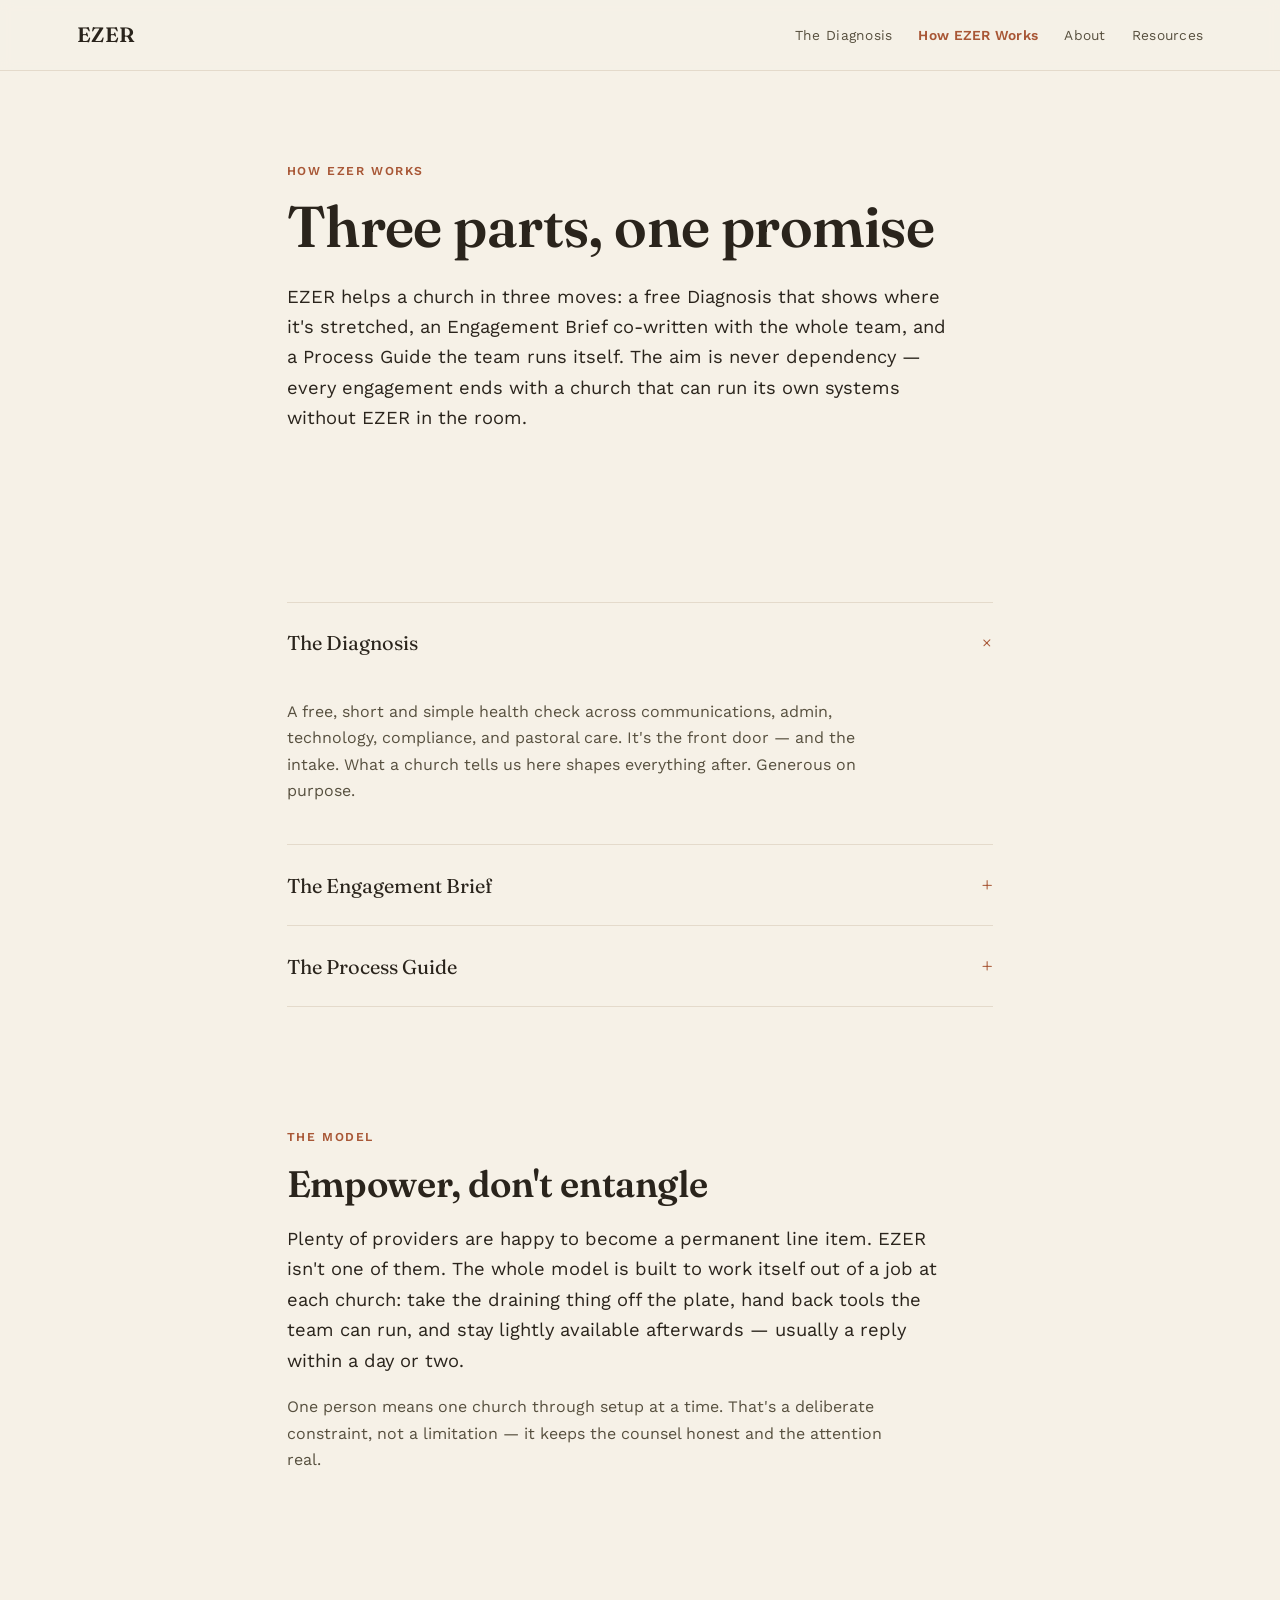
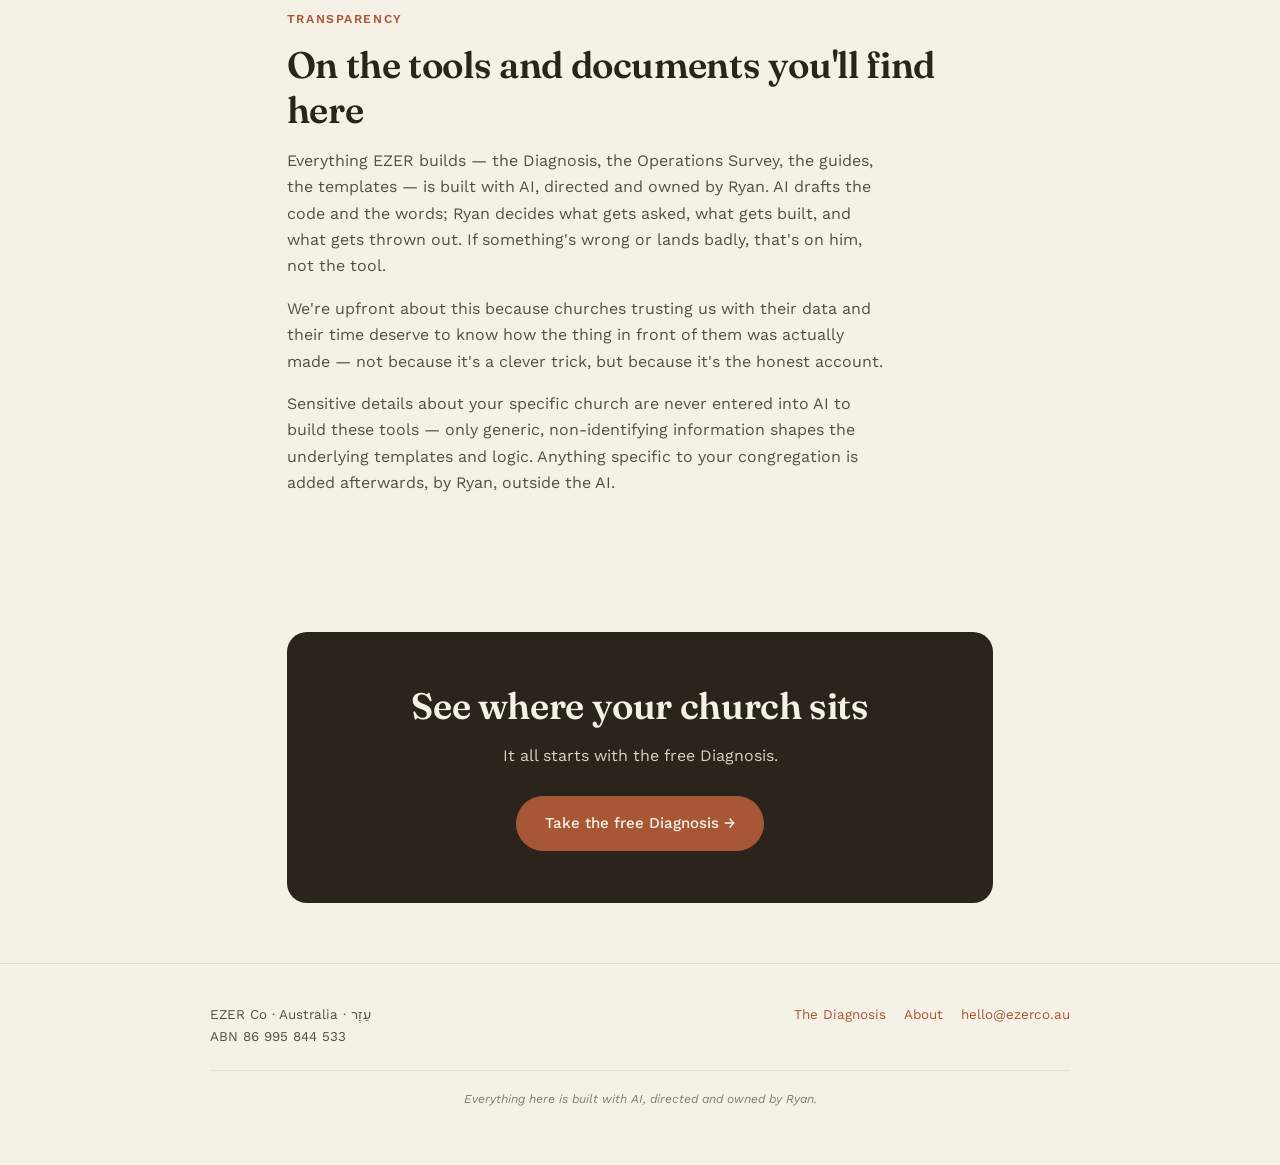
<file: how-it-works.html>
<!doctype html>
<html lang="en-AU">
<head>
<meta charset="UTF-8" />
<meta name="viewport" content="width=device-width, initial-scale=1.0" />
<title>How EZER works — Diagnosis, Engagement Brief, Process Guide | EZER</title>
<meta name="description" content="EZER works in three parts: a free Diagnosis, a co-written Engagement Brief, and a Process Guide your team runs itself. Empower, don't entangle — every church exits able to run its own systems." />
<link rel="canonical" href="https://ezerco.au/how-it-works.html" />
<meta property="og:title" content="How EZER works | EZER" />
<meta property="og:description" content="Three parts: a free Diagnosis, a co-written Engagement Brief, and a Process Guide your team runs itself." />
<meta property="og:type" content="website" />
<meta property="og:url" content="https://ezerco.au/how-it-works.html" />
<link rel="preconnect" href="https://fonts.googleapis.com">
<link rel="preconnect" href="https://fonts.gstatic.com" crossorigin>
<link href="https://fonts.googleapis.com/css2?family=Fraunces:opsz,wght@9..144,400;9..144,500;9..144,600&family=Frank+Ruhl+Libre:wght@400;500;700&family=Work+Sans:wght@400;500;600&display=swap" rel="stylesheet">
<link rel="stylesheet" href="styles.css">
<script type="application/ld+json">
{
  "@context":"https://schema.org",
  "@type":"Service",
  "name":"Church admin and technology support",
  "provider":{"@type":"Organization","name":"EZER","url":"https://ezerco.au/"},
  "areaServed":{"@type":"Country","name":"Australia"},
  "description":"A three-part model — free Diagnosis, co-written Engagement Brief, and a Process Guide the church runs itself — helping Australian churches simplify admin and technology."
}
</script>
</head>
<body>

<header class="nav">
  <a href="index.html" class="nav-mark">EZER</a>
  <nav aria-label="Primary">
    <ul class="nav-links">
      <li><a href="diagnosis.html">The Diagnosis</a></li>
      <li><a href="how-it-works.html" aria-current="page">How EZER Works</a></li>
      <li><a href="about.html">About</a></li>
      <li><a href="resources.html">Resources</a></li>
    </ul>
  </nav>
</header>

<main>
  <section class="block">
    <div class="wrap">
      <span class="eyebrow">How EZER works</span>
      <h1>Three parts, one promise</h1>
      <p class="lead">EZER helps a church in three moves: a free Diagnosis that shows where it's stretched, an Engagement Brief co-written with the whole team, and a Process Guide the team runs itself. The aim is never dependency — every engagement ends with a church that can run its own systems without EZER in the room.</p>
    </div>
  </section>

  <section class="block-tight">
    <div class="wrap">
      <div class="offer-list">
        <div class="offer-item open">
          <button class="offer-btn" aria-expanded="true">The Diagnosis <span class="offer-toggle" aria-hidden="true">+</span></button>
          <div class="offer-body">
            <p>A free, short and simple health check across communications, admin, technology, compliance, and pastoral care. It's the front door — and the intake. What a church tells us here shapes everything after. Generous on purpose.</p>
          </div>
        </div>
        <div class="offer-item">
          <button class="offer-btn" aria-expanded="false">The Engagement Brief <span class="offer-toggle" aria-hidden="true">+</span></button>
          <div class="offer-body">
            <p>A personal, one-page working strategy — written with the whole team, not for them. It names the first real win, who owns what (with a backup), and the rhythm going forward. It's a working document, not a keepsake, and it's theirs to keep once EZER steps back.</p>
          </div>
        </div>
        <div class="offer-item">
          <button class="offer-btn" aria-expanded="false">The Process Guide <span class="offer-toggle" aria-hidden="true">+</span></button>
          <div class="offer-body">
            <p>The handover deliverable — a plain-language how-to written in the church's own style and language, so their team can run the new processes confidently once setup is done.</p>
          </div>
        </div>
      </div>
    </div>
  </section>

  <section class="block-tight">
    <div class="wrap">
      <span class="eyebrow">The model</span>
      <h2>Empower, don't entangle</h2>
      <p class="lead">Plenty of providers are happy to become a permanent line item. EZER isn't one of them. The whole model is built to work itself out of a job at each church: take the draining thing off the plate, hand back tools the team can run, and stay lightly available afterwards — usually a reply within a day or two.</p>
      <p>One person means one church through setup at a time. That's a deliberate constraint, not a limitation — it keeps the counsel honest and the attention real.</p>
    </div>
  </section>

  <section class="block-tight">
    <div class="wrap">
      <span class="eyebrow">Transparency</span>
      <h2>On the tools and documents you'll find here</h2>
      <p>Everything EZER builds — the Diagnosis, the Operations Survey, the guides, the templates — is built with AI, directed and owned by Ryan. AI drafts the code and the words; Ryan decides what gets asked, what gets built, and what gets thrown out. If something's wrong or lands badly, that's on him, not the tool.</p>
      <p>We're upfront about this because churches trusting us with their data and their time deserve to know how the thing in front of them was actually made — not because it's a clever trick, but because it's the honest account.</p>
      <p>Sensitive details about your specific church are never entered into AI to build these tools — only generic, non-identifying information shapes the underlying templates and logic. Anything specific to your congregation is added afterwards, by Ryan, outside the AI.</p>
    </div>
  </section>

  <section class="block-tight">
    <div class="wrap">
      <div class="cta-band">
        <h2>See where your church sits</h2>
        <p>It all starts with the free Diagnosis.</p>
        <a href="diagnosis.html" class="btn btn-solid">Take the free Diagnosis →</a>
      </div>
    </div>
  </section>
</main>

<footer class="footer">
  <div class="footer-inner">
    <div>EZER Co · Australia · עֵזֶר<br>ABN 86 995 844 533</div>
    <ul class="footer-links">
      <li><a href="diagnosis.html">The Diagnosis</a></li>
      <li><a href="about.html">About</a></li>
      <li><a href="mailto:hello@ezerco.au">hello@ezerco.au</a></li>
    </ul>
  </div>
  <div class="footer-ai">Everything here is built with AI, directed and owned by Ryan.</div>
</footer>

<script src="main.js"></script>
</body>
</html>
</file>
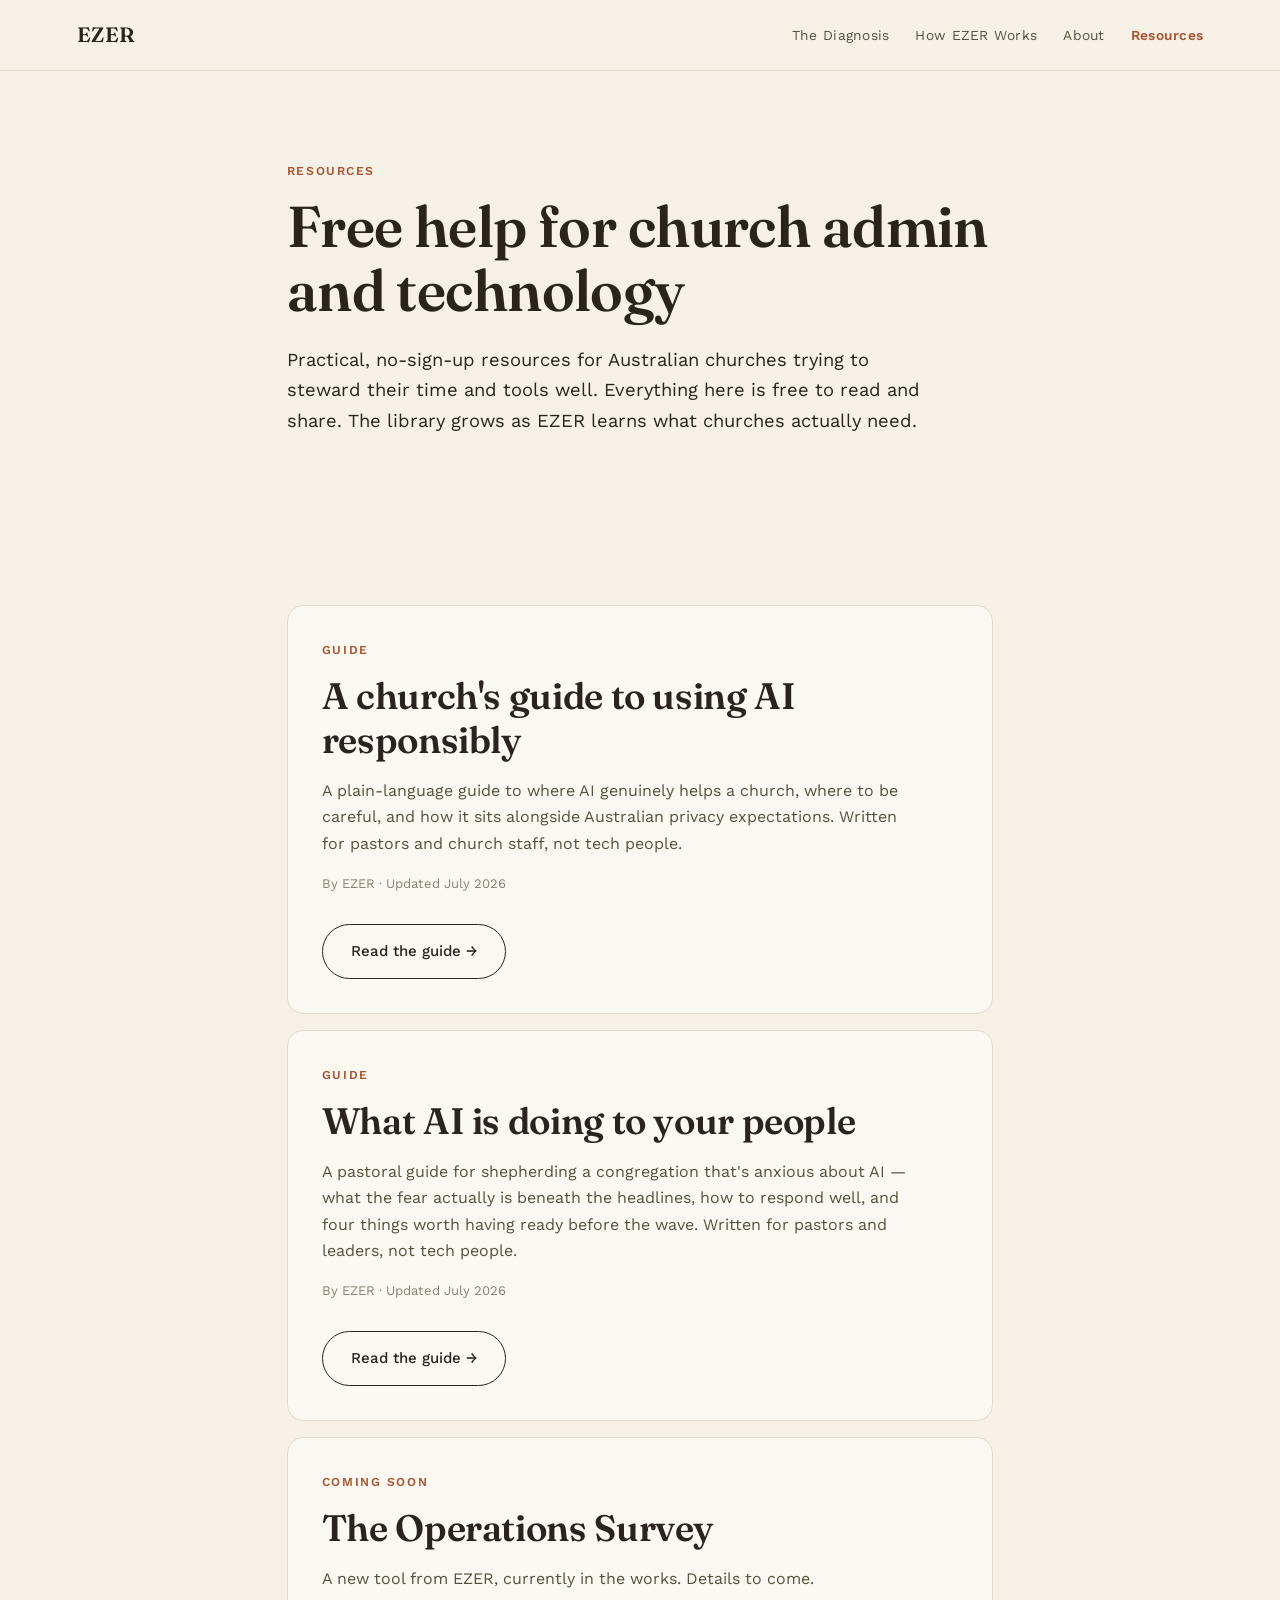
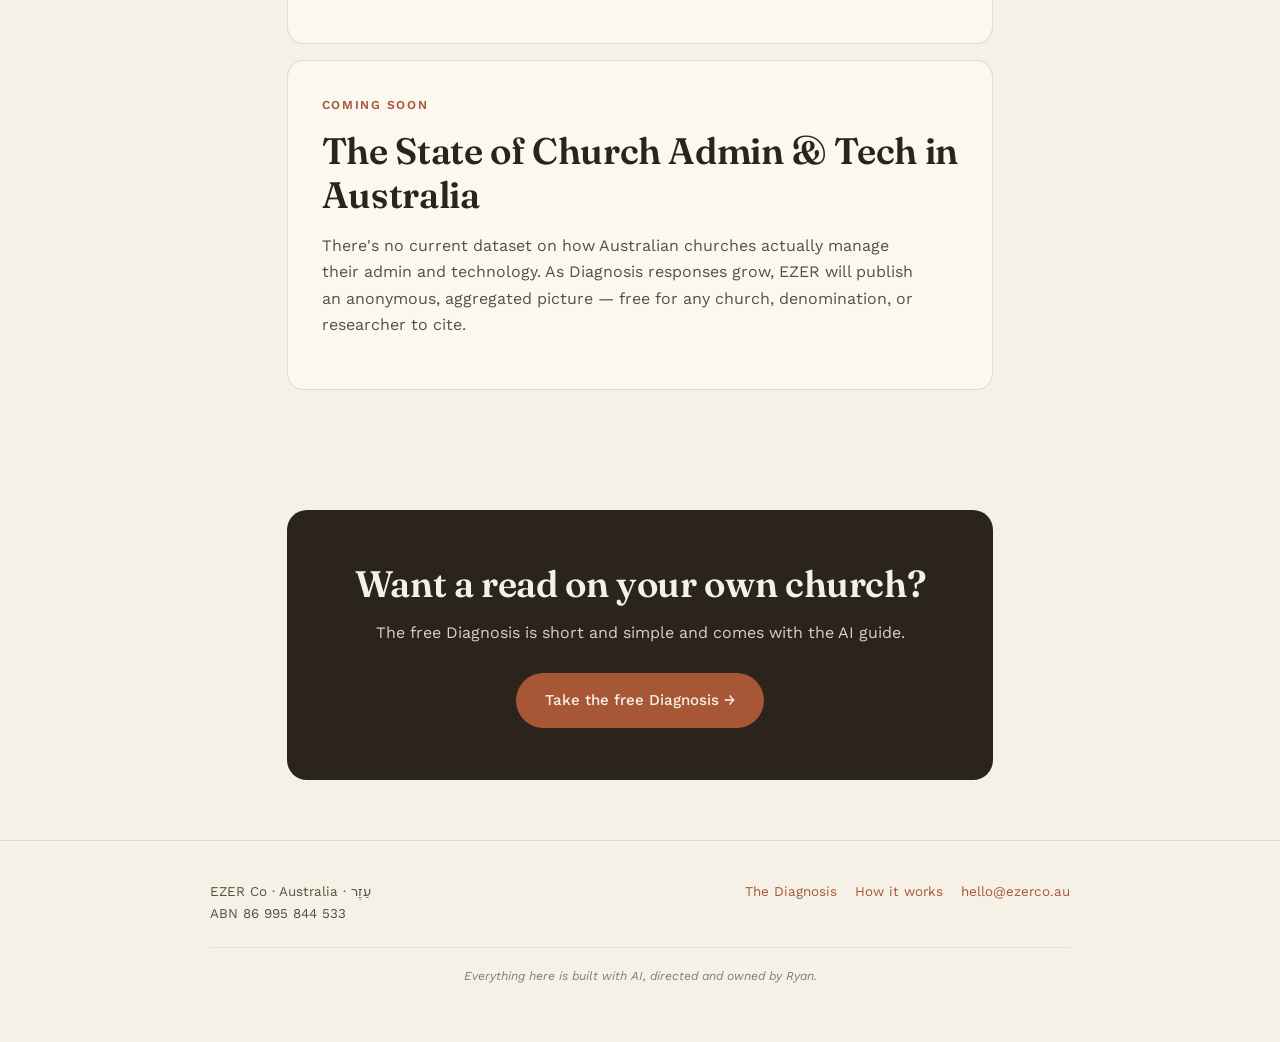
<file: resources.html>
<!doctype html>
<html lang="en-AU">
<head>
<meta charset="UTF-8" />
<meta name="viewport" content="width=device-width, initial-scale=1.0" />
<title>Free resources for church admin and technology | EZER</title>
<meta name="description" content="Free, practical resources for Australian churches on admin, technology, and using AI responsibly — no sign-up required. A growing library from EZER." />
<link rel="canonical" href="https://ezerco.au/resources.html" />
<meta property="og:title" content="Free resources for church admin and technology | EZER" />
<meta property="og:description" content="Free, practical guides for Australian churches on admin, technology, and AI." />
<meta property="og:type" content="website" />
<meta property="og:url" content="https://ezerco.au/resources.html" />
<link rel="preconnect" href="https://fonts.googleapis.com">
<link rel="preconnect" href="https://fonts.gstatic.com" crossorigin>
<link href="https://fonts.googleapis.com/css2?family=Fraunces:opsz,wght@9..144,400;9..144,500;9..144,600&family=Frank+Ruhl+Libre:wght@400;500;700&family=Work+Sans:wght@400;500;600&display=swap" rel="stylesheet">
<link rel="stylesheet" href="styles.css">
<script type="application/ld+json">
{
  "@context":"https://schema.org",
  "@type":"CollectionPage",
  "name":"Free resources for church admin and technology",
  "url":"https://ezerco.au/resources.html",
  "publisher":{"@type":"Organization","name":"EZER","url":"https://ezerco.au/"},
  "about":["church administration","church technology","artificial intelligence for churches"]
}
</script>
</head>
<body>

<header class="nav">
  <a href="index.html" class="nav-mark">EZER</a>
  <nav aria-label="Primary">
    <ul class="nav-links">
      <li><a href="diagnosis.html">The Diagnosis</a></li>
      <li><a href="how-it-works.html">How EZER Works</a></li>
      <li><a href="about.html">About</a></li>
      <li><a href="resources.html" aria-current="page">Resources</a></li>
    </ul>
  </nav>
</header>

<main>
  <section class="block">
    <div class="wrap">
      <span class="eyebrow">Resources</span>
      <h1>Free help for church admin and technology</h1>
      <p class="lead">Practical, no-sign-up resources for Australian churches trying to steward their time and tools well. Everything here is free to read and share. The library grows as EZER learns what churches actually need.</p>
    </div>
  </section>

  <section class="block-tight">
    <div class="wrap">
      <article class="panel">
        <span class="eyebrow">Guide</span>
        <h2>A church's guide to using AI responsibly</h2>
        <p>A plain-language guide to where AI genuinely helps a church, where to be careful, and how it sits alongside Australian privacy expectations. Written for pastors and church staff, not tech people.</p>
        <p style="font-size:.82rem; opacity:.7; margin-top:14px;">By EZER · Updated July 2026</p>
        <a href="/ezer-ai-guide.html" class="btn btn-outline" style="margin-top:16px;">Read the guide →</a>
      </article>

      <article class="panel">
        <span class="eyebrow">Guide</span>
        <h2>What AI is doing to your people</h2>
        <p>A pastoral guide for shepherding a congregation that's anxious about AI — what the fear actually is beneath the headlines, how to respond well, and four things worth having ready before the wave. Written for pastors and leaders, not tech people.</p>
        <p style="font-size:.82rem; opacity:.7; margin-top:14px;">By EZER · Updated July 2026</p>
        <a href="/ezer-ai-pastoral-guide.html" class="btn btn-outline" style="margin-top:16px;">Read the guide →</a>
      </article>

      <article class="panel">
        <span class="eyebrow">Coming soon</span>
        <h2>The Operations Survey</h2>
        <p>A new tool from EZER, currently in the works. Details to come.</p>
      </article>

      <article class="panel">
        <span class="eyebrow">Coming soon</span>
        <h2>The State of Church Admin &amp; Tech in Australia</h2>
        <p>There's no current dataset on how Australian churches actually manage their admin and technology. As Diagnosis responses grow, EZER will publish an anonymous, aggregated picture — free for any church, denomination, or researcher to cite.</p>
      </article>
    </div>
  </section>

  <section class="block-tight">
    <div class="wrap">
      <div class="cta-band">
        <h2>Want a read on your own church?</h2>
        <p>The free Diagnosis is short and simple and comes with the AI guide.</p>
        <a href="diagnosis.html" class="btn btn-solid">Take the free Diagnosis →</a>
      </div>
    </div>
  </section>
</main>

<footer class="footer">
  <div class="footer-inner">
    <div>EZER Co · Australia · עֵזֶר<br>ABN 86 995 844 533</div>
    <ul class="footer-links">
      <li><a href="diagnosis.html">The Diagnosis</a></li>
      <li><a href="how-it-works.html">How it works</a></li>
      <li><a href="mailto:hello@ezerco.au">hello@ezerco.au</a></li>
    </ul>
  </div>
  <div class="footer-ai">Everything here is built with AI, directed and owned by Ryan.</div>
</footer>

<script src="main.js"></script>
</body>
</html>
</file>
<file: styles.css>
/* ============================================
   EZER — shared design system
   Light theme (brand = warmth of cream ground)
   ============================================ */

:root{
  --cream: #F6F1E7;
  --cream-deep: #EFE7D6;
  --panel: #FBF8F1;
  --ink: #2A241C;
  --ink-soft: #57503F;
  --terracotta: #A85736;     /* darkened for AA contrast on cream */
  --terracotta-deep: #8F4B2C;
  --sage: #6E7D60;
  --line: #E4DACB;
  --serif: 'Fraunces', serif;
  --hebrew: 'Frank Ruhl Libre', serif;
  --sans: 'Work Sans', sans-serif;
}

*{ box-sizing: border-box; }
html{ scroll-behavior: smooth; }

@media (prefers-reduced-motion: reduce){
  html{ scroll-behavior: auto; }
  *{ animation-duration:.01ms !important; transition-duration:.01ms !important; }
}

body{
  margin:0;
  background:var(--cream);
  color:var(--ink);
  font-family:var(--sans);
  line-height:1.65;
  -webkit-font-smoothing:antialiased;
}

a{ color:inherit; }
img{ max-width:100%; display:block; }

/* ---------- NAV ---------- */
.nav{
  position:sticky; top:0; z-index:100;
  display:flex; justify-content:space-between; align-items:center;
  padding:18px 6vw;
  background:rgba(246,241,231,.9);
  backdrop-filter:blur(6px);
  border-bottom:1px solid var(--line);
}
.nav-mark{
  font-family:var(--serif); font-weight:600; font-size:1.3rem;
  letter-spacing:.02em; text-decoration:none; color:var(--ink);
}
.nav-links{
  display:flex; gap:26px; list-style:none; margin:0; padding:0;
  font-size:.86rem; letter-spacing:.02em;
}
.nav-links a{ text-decoration:none; color:var(--ink-soft); transition:color .2s; padding:8px 0; }
.nav-links a:hover, .nav-links a[aria-current="page"]{ color:var(--terracotta); }
.nav-links a[aria-current="page"]{ font-weight:600; }
@media (max-width:720px){
  .nav-links{ gap:16px; font-size:.78rem; flex-wrap:wrap; justify-content:flex-end; max-width:60%; }
}

/* ---------- LAYOUT ---------- */
.wrap{ max-width:860px; margin:0 auto; padding:0 6vw; }
.block{ padding:90px 0; }
.block-tight{ padding:60px 0; }

.eyebrow{
  font-size:.76rem; letter-spacing:.13em; text-transform:uppercase;
  color:var(--terracotta); font-weight:600; margin-bottom:14px; display:block;
}

h1,h2,h3{ font-family:var(--serif); font-weight:600; margin:0 0 .4em; color:var(--ink); letter-spacing:-.01em; }
h1{ font-size:clamp(2.3rem,5.5vw,3.6rem); line-height:1.1; }
h2{ font-size:clamp(1.7rem,3.5vw,2.3rem); line-height:1.2; }
h3{ font-size:1.25rem; }
p{ color:var(--ink-soft); max-width:60ch; }
.lead{ font-size:1.15rem; color:var(--ink); max-width:60ch; }

/* ---------- BUTTONS ---------- */
.btn{
  display:inline-block; padding:14px 28px; border-radius:999px;
  font-size:.94rem; font-weight:500; text-decoration:none; cursor:pointer;
  border:1px solid transparent; transition:transform .15s, background .2s, color .2s;
}
.btn-solid{ background:var(--terracotta); color:var(--cream); }
.btn-solid:hover{ background:var(--terracotta-deep); transform:translateY(-1px); }
.btn-outline{ border-color:var(--ink); color:var(--ink); }
.btn-outline:hover{ background:var(--ink); color:var(--cream); }

/* ---------- HERO ---------- */
.hero{
  min-height:82vh; display:flex; flex-direction:column;
  align-items:center; justify-content:center; text-align:center;
  position:relative; overflow:hidden; padding:80px 6vw;
}
.hero-hebrew{
  font-family:var(--hebrew); font-size:clamp(6rem,22vw,15rem);
  color:var(--terracotta); opacity:.09; position:absolute;
  top:50%; left:50%; transform:translate(-50%,-50%); line-height:1;
  user-select:none; pointer-events:none;
}
.hero-content{ position:relative; opacity:0; transform:translateY(14px); animation:rise .9s ease .15s forwards; }
@keyframes rise{ to{ opacity:1; transform:translateY(0); } }
.hero h1{ margin-bottom:.3em; }
.hero .lead{ margin:0 auto; }
.hero-cta{ margin-top:38px; display:inline-flex; gap:14px; flex-wrap:wrap; justify-content:center; }

/* ---------- CARDS / PANELS ---------- */
.panel{ background:var(--panel); border:1px solid var(--line); border-radius:16px; padding:34px; }
.panel + .panel{ margin-top:16px; }

.cta-band{
  background:var(--ink); color:var(--cream); border-radius:20px;
  padding:52px 8%; text-align:center;
}
.cta-band h2{ color:var(--cream); }
.cta-band p{ color:#D9D2C2; margin:0 auto 26px; }
.cta-band .btn-solid{ background:var(--terracotta); }

/* ---------- OFFER ACCORDION ---------- */
.offer-list{ border-top:1px solid var(--line); }
.offer-item{ border-bottom:1px solid var(--line); }
.offer-btn{
  width:100%; background:none; border:none; cursor:pointer; text-align:left;
  display:flex; justify-content:space-between; align-items:center;
  padding:26px 0; font-family:var(--serif); font-size:1.25rem; color:var(--ink);
}
.offer-toggle{ font-size:1.4rem; color:var(--terracotta); transition:transform .25s; margin-left:20px; flex-shrink:0; }
.offer-item.open .offer-toggle{ transform:rotate(45deg); }
.offer-body{ max-height:0; overflow:hidden; transition:max-height .3s ease; }
.offer-item.open .offer-body{ max-height:260px; }
.offer-body p{ padding-bottom:24px; }

/* ---------- THE NAME (interactive) ---------- */
.name-letters{
  display:flex; justify-content:center; gap:10px; direction:rtl;
  margin:30px 0; font-family:var(--hebrew); font-size:4rem;
}
.letter{
  background:none; border:none; cursor:pointer; padding:6px 12px; border-radius:12px;
  color:var(--ink); font-family:var(--hebrew); font-size:4rem; transition:background .2s,color .2s;
}
.letter:hover, .letter.active{ background:var(--cream-deep); color:var(--terracotta); }
.letter-detail{ max-width:480px; margin:0 auto; min-height:96px; transition:opacity .2s; }
.letter-detail .term{ font-family:var(--serif); font-weight:600; color:var(--ink); display:block; margin-bottom:4px; }

/* ---------- VALUES ---------- */
.values-grid{ display:grid; grid-template-columns:repeat(auto-fit,minmax(220px,1fr)); gap:14px; }
.value-card{ border:1px solid var(--line); border-radius:14px; padding:20px; cursor:pointer; transition:border-color .2s,background .2s; }
.value-card:hover, .value-card.open{ border-color:var(--terracotta); background:var(--panel); }
.value-num{ font-family:var(--serif); color:var(--terracotta); font-size:.85rem; display:block; margin-bottom:6px; }
.value-title{ font-family:var(--serif); font-weight:600; font-size:1.05rem; }
.value-body{ max-height:0; overflow:hidden; transition:max-height .25s; font-size:.9rem; }
.value-card.open .value-body{ max-height:120px; margin-top:10px; }

/* ---------- FAQ ---------- */
.faq-item{ border-bottom:1px solid var(--line); padding:22px 0; }
.faq-q{ font-family:var(--serif); font-weight:600; font-size:1.1rem; color:var(--ink); margin:0 0 8px; }
.faq-a{ margin:0; }

/* ---------- STEP TIMELINE ---------- */
.steps{ list-style:none; margin:30px 0 0; padding:0; counter-reset:step; }
.steps li{ position:relative; padding:0 0 28px 46px; border-left:2px solid var(--line); margin-left:14px; }
.steps li:last-child{ border-left-color:transparent; padding-bottom:0; }
.steps li::before{
  counter-increment:step; content:counter(step);
  position:absolute; left:-15px; top:-2px; width:28px; height:28px;
  background:var(--terracotta); color:var(--cream); border-radius:50%;
  display:flex; align-items:center; justify-content:center;
  font-family:var(--serif); font-size:.85rem;
}
.steps h3{ margin:0 0 4px; }

/* ---------- PORTRAIT ---------- */
.why-layout{ display:grid; grid-template-columns:200px 1fr; gap:32px; align-items:start; }
.portrait{ border-radius:16px; width:200px; height:auto; border:1px solid var(--line); }
@media (max-width:600px){
  .why-layout{ grid-template-columns:1fr; }
  .portrait{ width:160px; }
}

/* ---------- FLAGS (author-only, for Ryan) ---------- */
.flag{ display:inline-block; margin-top:16px; font-size:.78rem; color:var(--sage); background:#EEF0EA; padding:6px 12px; border-radius:8px; }

/* ---------- FOOTER ---------- */
.footer{ border-top:1px solid var(--line); padding:40px 6vw 56px; }
.footer-inner{ max-width:860px; margin:0 auto; display:flex; justify-content:space-between; flex-wrap:wrap; gap:20px; font-size:.84rem; color:var(--ink-soft); }
.footer a{ color:var(--terracotta); text-decoration:none; }
.footer-links{ display:flex; gap:18px; list-style:none; margin:0; padding:0; }
.footer-ai{
  max-width:860px; margin:22px auto 0; padding-top:18px;
  border-top:1px solid var(--line);
  text-align:center; font-size:.76rem; color:var(--ink-soft); opacity:.72;
  font-style:italic;
}

:focus-visible{ outline:2px solid var(--terracotta); outline-offset:3px; }
</file>
